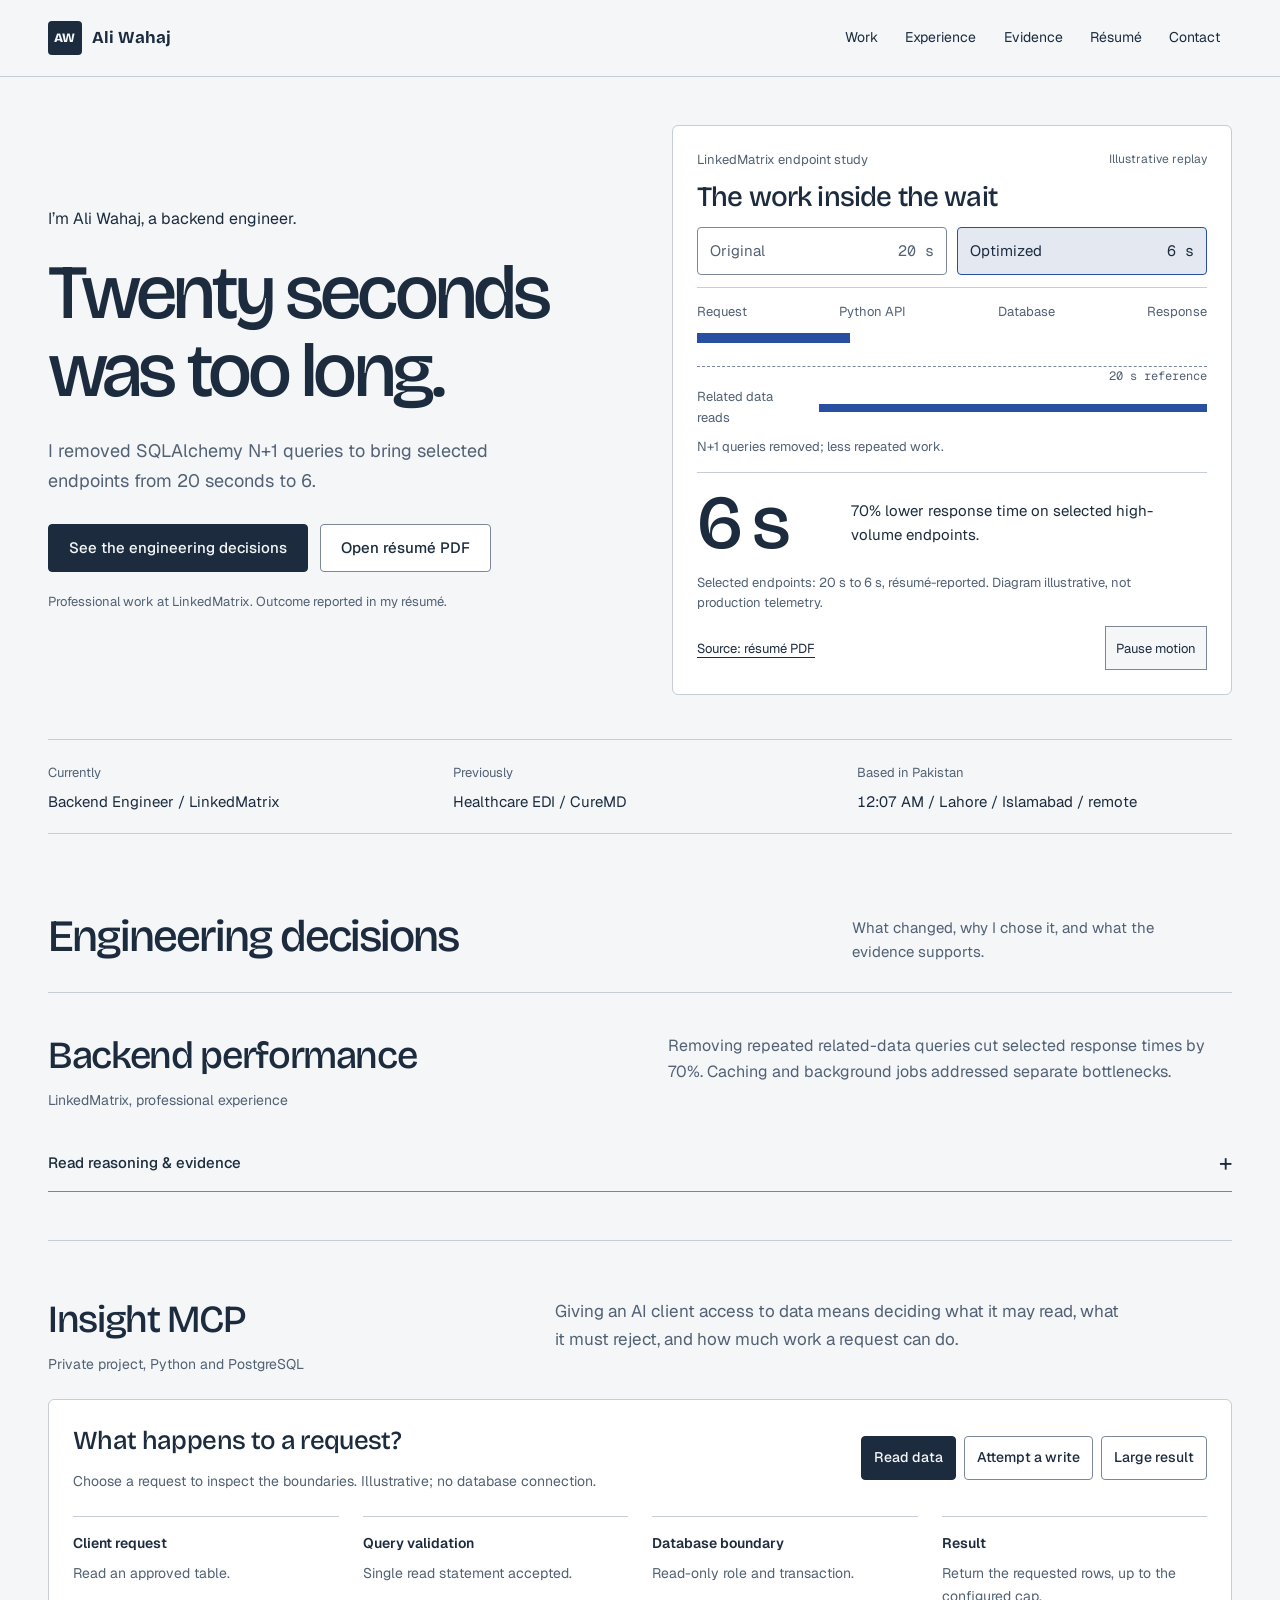
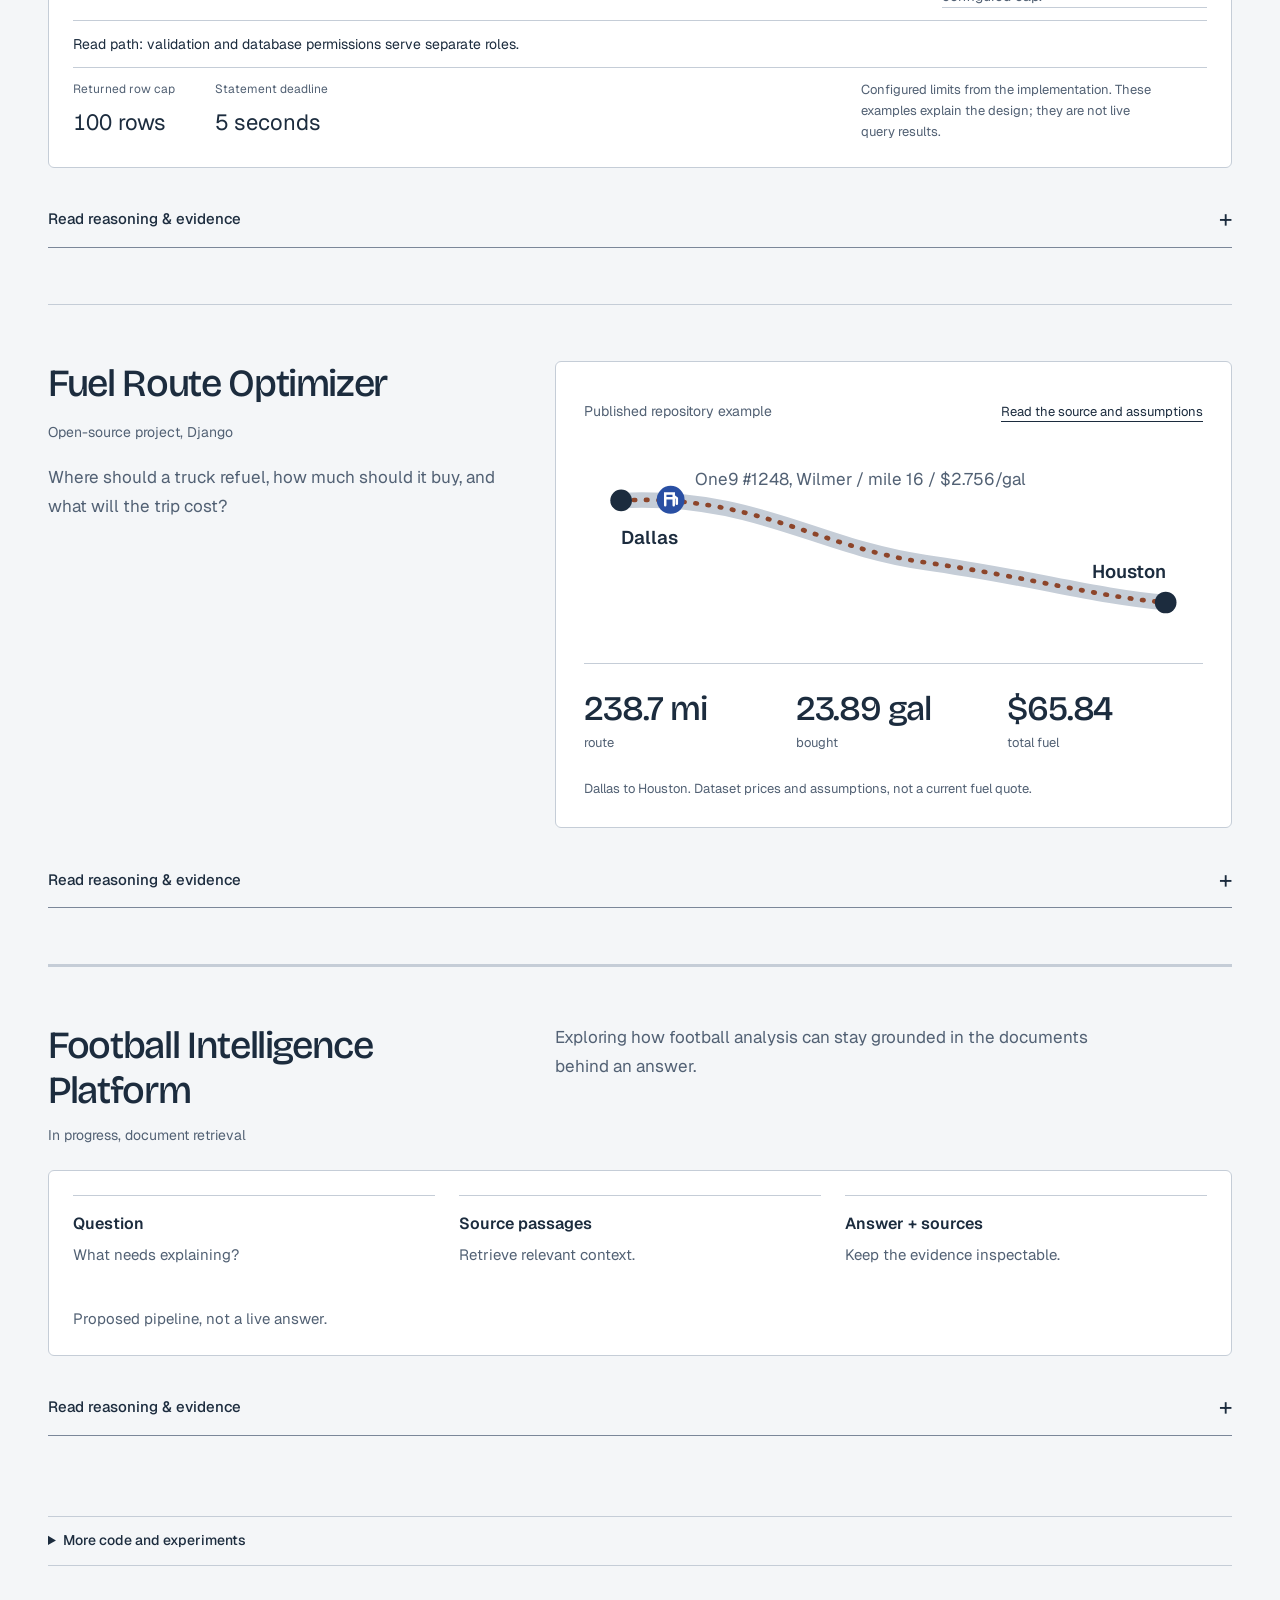
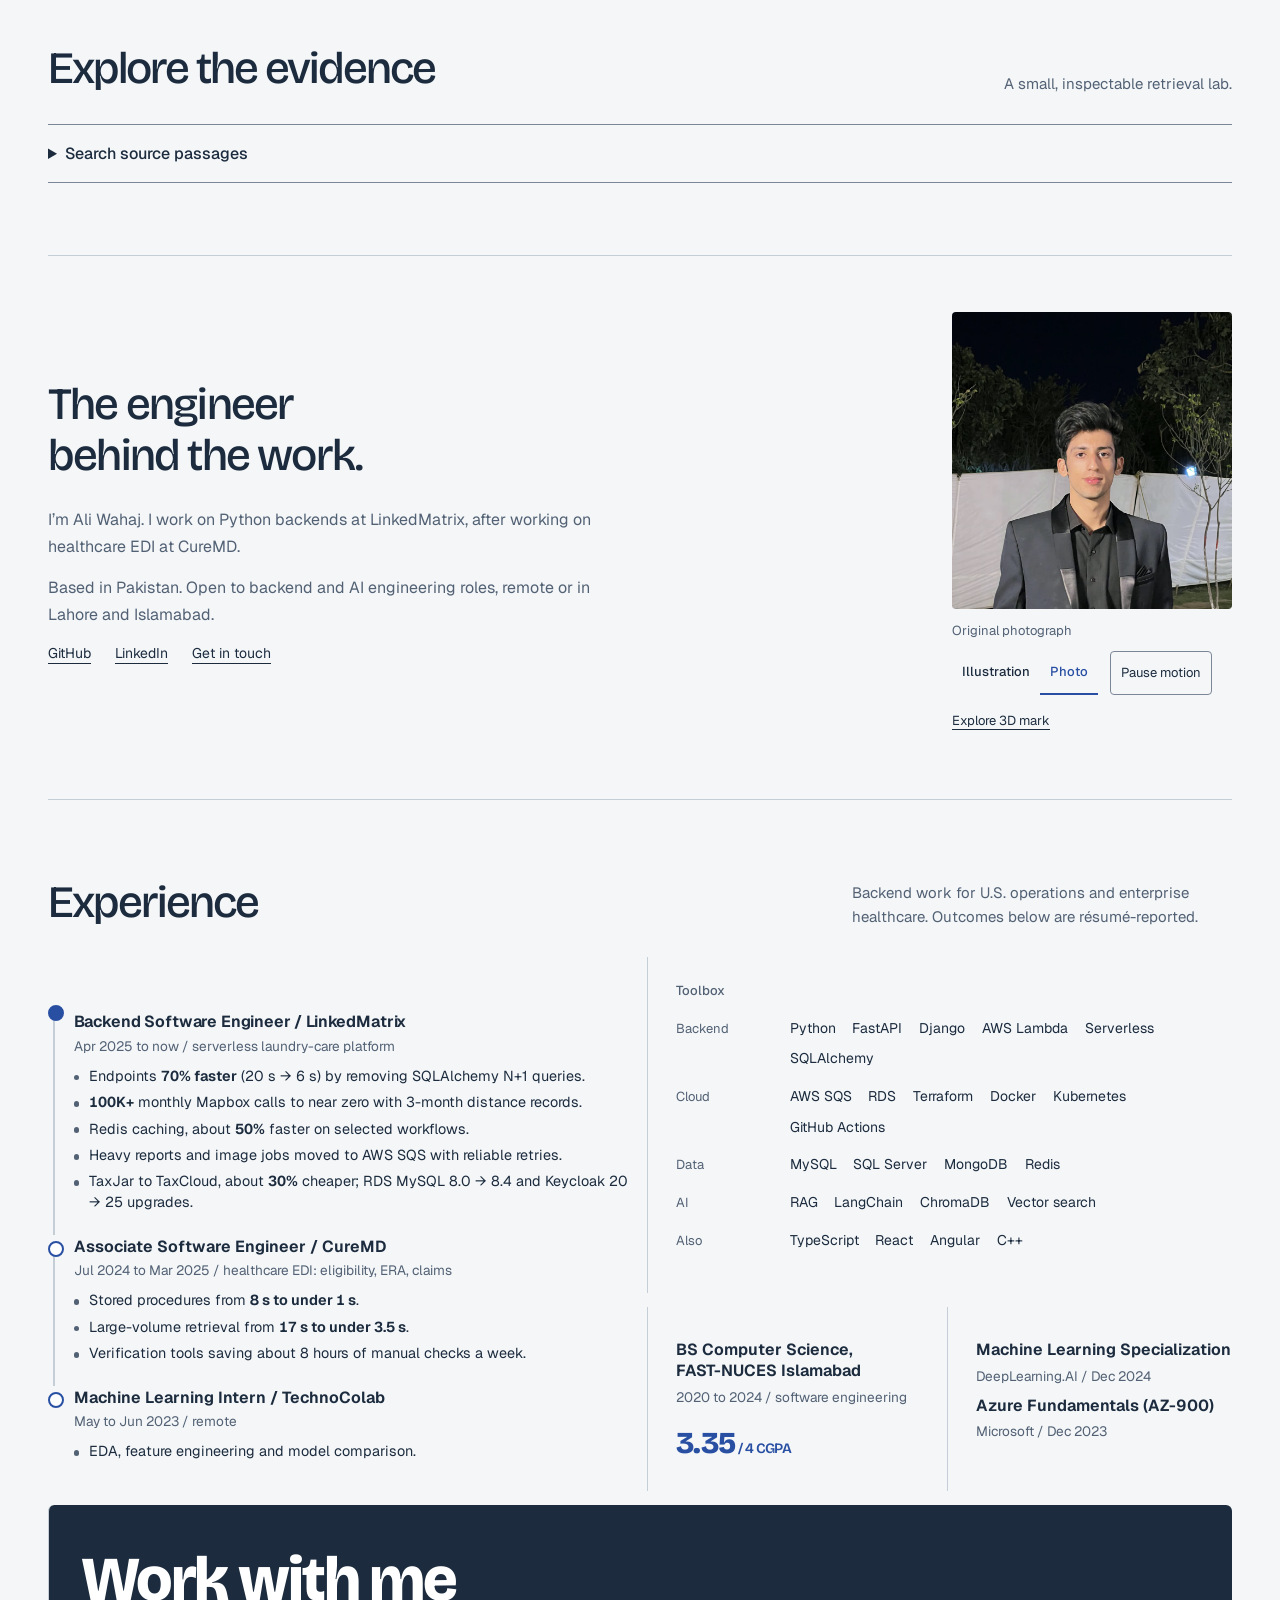
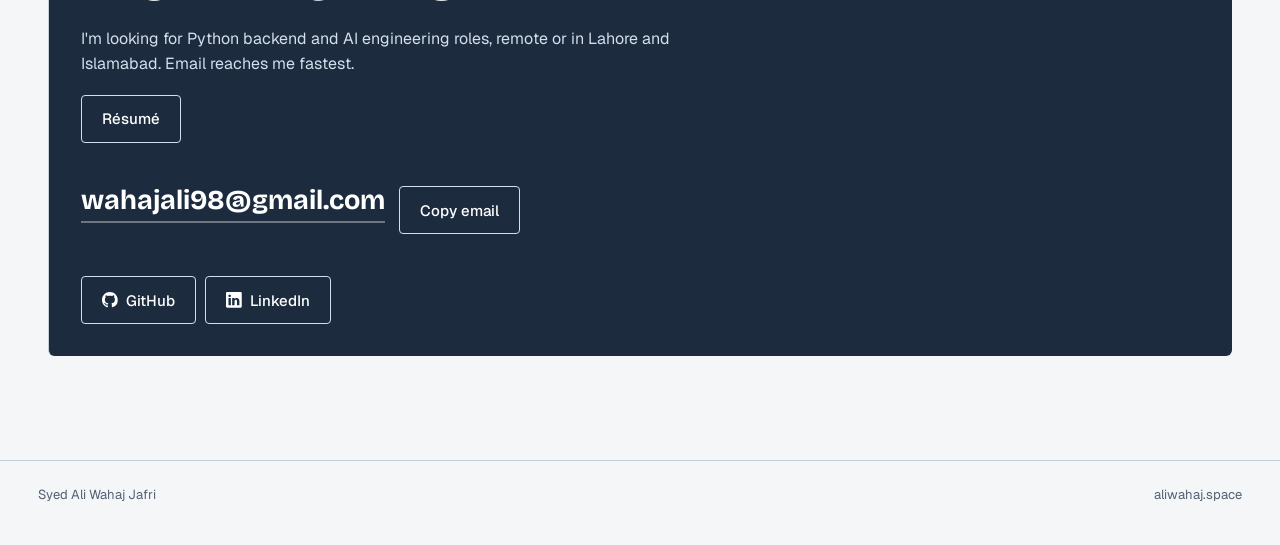
<file: index.html>
<!doctype html>
<html lang="en">
<head>
<meta charset="utf-8">
<meta name="viewport" content="width=device-width, initial-scale=1, viewport-fit=cover">
<title>Ali Wahaj | Backend Software Engineer</title>
<meta name="description" content="Ali Wahaj, backend software engineer in Pakistan. Python, AWS Lambda, SQLAlchemy, Redis and SQS, plus RAG and retrieval systems.">
<meta name="theme-color" content="#f4f6f8">
<meta name="author" content="Syed Ali Wahaj Jafri">
<link rel="canonical" href="https://aliwahaj.space/">
<link rel="icon" href="data:image/svg+xml,%3Csvg%20xmlns%3D%22http%3A%2F%2Fwww.w3.org%2F2000%2Fsvg%22%20viewBox%3D%220%200%2032%2032%22%3E%3Crect%20width%3D%2232%22%20height%3D%2232%22%20rx%3D%2211%22%20fill%3D%22%23351e32%22%2F%3E%3Ctext%20x%3D%2216%22%20y%3D%2221%22%20text-anchor%3D%22middle%22%20font-family%3D%22Arial%2Csans-serif%22%20font-weight%3D%22700%22%20font-size%3D%2212%22%20fill%3D%22%23eeeaf0%22%3EAW%3C%2Ftext%3E%3C%2Fsvg%3E">


<meta property="og:type" content="website">
<meta property="og:url" content="https://aliwahaj.space/">
<meta property="og:title" content="Ali Wahaj, Backend Software Engineer">
<meta property="og:description" content="Ali Wahaj, backend software engineer in Pakistan. Python, AWS Lambda, SQLAlchemy, Redis and SQS, plus RAG and retrieval systems.">
<meta name="twitter:card" content="summary">
<script type="application/ld+json">{"@context":"https://schema.org","@type":"Person","name":"Syed Ali Wahaj Jafri","alternateName":"Ali Wahaj","jobTitle":"Backend Software Engineer","worksFor":{"@type":"Organization","name":"LinkedMatrix"},"alumniOf":"FAST-NUCES","url":"https://aliwahaj.space/","sameAs":["https://github.com/WahajAli14","https://www.linkedin.com/in/syed-wahaj"]}</script>
<link rel="preconnect" href="https://fonts.googleapis.com">
<link rel="preconnect" href="https://fonts.gstatic.com" crossorigin>
<link rel="stylesheet" href="https://fonts.googleapis.com/css2?family=Bricolage+Grotesque:opsz,wght@12..96,400..800&family=Geist:wght@400..700&family=Geist+Mono:wght@400;500&display=swap">
<style>
/* Layout: bento grid. 4 columns on desktop, 2 on tablet and phone; big tiles span 2, small tiles pair up.
Palette: soft cool-grey ground, white tiles, five colour families used one per tile role. */
:root {
--bg: #ECEEF2;
--tile: #FFFFFF;
--ink: #101318;
--muted: #565E6C;
--line: #DDE1E8;
--blue-bg: #DDE7FF;  --blue: #1D4ED8;
--mint-bg: #D3F1E1;  --mint: #08724A;
--coral-bg: #FFE1D3; --coral: #B03A0E;
--lilac-bg: #E9E1FF; --lilac: #5B34C9;
--sun-bg: #FFF0B3;   --sun: #6E4D00;
--inv-bg: #101318;   --inv-ink: #F3F4F7; --inv-muted: #A9B0BC;
--shadow: rgba(16,19,24,0.06);
--display: "Bricolage Grotesque", "Avenir Next", "Segoe UI", system-ui, sans-serif;
--body: "Geist", "Helvetica Neue", Arial, system-ui, sans-serif;
--mono: "Geist Mono", ui-monospace, "SFMono-Regular", Menlo, Consolas, monospace;
--radius: 26px;
--gap: 14px;
--wrap: 72rem;
}
* { box-sizing: border-box; }
html { scroll-behavior: smooth; background: var(--bg); }
@media (prefers-reduced-motion: reduce) { html { scroll-behavior: auto; } }
body {
margin: 0; background: var(--bg); color: var(--ink);
font-family: var(--body); font-size: 1rem; line-height: 1.55;
-webkit-font-smoothing: antialiased;
}
body::before { content: ""; position: fixed; inset: 0 0 auto; height: env(safe-area-inset-top, 0px); z-index: 30; background: var(--bg); }
.wrap {
max-width: var(--wrap); margin: 0 auto;
padding-left: max(20px, env(safe-area-inset-left, 0px));
padding-right: max(20px, env(safe-area-inset-right, 0px));
}
@media (max-width: 600px) {
.wrap { padding-left: max(16px, env(safe-area-inset-left, 0px)); padding-right: max(16px, env(safe-area-inset-right, 0px)); }
}
a { color: inherit; }
:focus-visible { outline: 2.5px solid var(--blue); outline-offset: 3px; border-radius: 8px; }
h1, h2, h3, h4 { margin: 0; font-family: var(--display); line-height: 1.05; text-wrap: balance; }
p { margin: 0; }
ul, ol { margin: 0; padding: 0; list-style: none; }
/* Top bar */
.top { position: sticky; top: env(safe-area-inset-top, 0px); z-index: 20; background: color-mix(in srgb, var(--bg) 85%, transparent); backdrop-filter: blur(14px); -webkit-backdrop-filter: blur(14px); }
.top .wrap { display: flex; align-items: center; justify-content: space-between; gap: 1rem; padding-block: 0.85rem; }
.mark { display: inline-flex; align-items: center; gap: 0.6rem; text-decoration: none; font-family: var(--display); font-weight: 700; font-size: 1.05rem; white-space: nowrap; }
.mark b { width: 2rem; height: 2rem; border-radius: 10px; background: var(--inv-bg); color: var(--inv-ink); display: grid; place-items: center; font-size: 0.8rem; font-weight: 800; letter-spacing: 0.02em; }
.top-right { display: flex; align-items: center; gap: 0.35rem; }
.top nav { display: flex; gap: 0.2rem; }
.top nav a { text-decoration: none; color: var(--muted); font-size: 0.9375rem; padding: 0.45rem 0.75rem; border-radius: 999px; }
.top nav a:hover { color: var(--ink); background: var(--tile); }
@media (max-width: 560px) { .top nav .opt { display: none; } }
@media (max-width: 380px) { .top nav a { padding-inline: 0.5rem; } .mark span { display: none; } }
@media (max-width: 400px) { .now { grid-column: span 2; } }
/* Grid */
main { padding-block: 0.75rem 3rem; }
.bento { display: grid; grid-template-columns: repeat(4, minmax(0, 1fr)); grid-auto-flow: row dense; gap: var(--gap); }
.bento + .sec { margin-top: 3.25rem; }
.sec { display: flex; align-items: baseline; justify-content: space-between; gap: 1rem; margin-bottom: 1rem; padding-inline: 0.35rem; }
.sec h2 { font-size: clamp(1.6rem, 3vw, 2.1rem); font-weight: 700; letter-spacing: -0.02em; }
.sec p { color: var(--muted); font-size: 0.9375rem; }
.c2 { grid-column: span 2; }
.c3 { grid-column: span 3; }
.c4 { grid-column: span 4; }
.r2 { grid-row: span 2; }
@media (max-width: 1000px) {
.bento { grid-template-columns: repeat(2, minmax(0, 1fr)); }
.c3, .c4 { grid-column: span 2; }
}
@media (max-width: 600px) {
.bento { gap: 10px; }
.m2 { grid-column: span 2; }
.r2 { grid-row: auto; }
.sec { flex-direction: column; gap: 0.25rem; }
}
.tile {
position: relative; min-width: 0; border-radius: var(--radius); background: var(--tile);
padding: clamp(1.15rem, 2.2vw, 1.6rem); box-shadow: 0 1px 2px var(--shadow);
display: flex; flex-direction: column; overflow: hidden;
}
a.tile { text-decoration: none; transition: transform .2s ease, box-shadow .2s ease; }
a.tile:hover { transform: translateY(-3px); box-shadow: 0 14px 30px -14px var(--shadow), 0 1px 2px var(--shadow); }
@media (prefers-reduced-motion: reduce) { a.tile:hover { transform: none; } }
.t-blue { background: var(--blue-bg); } .t-blue .k { color: var(--blue); }
.t-mint { background: var(--mint-bg); } .t-mint .k { color: var(--mint); }
.t-coral { background: var(--coral-bg); } .t-coral .k { color: var(--coral); }
.t-lilac { background: var(--lilac-bg); } .t-lilac .k { color: var(--lilac); }
.t-sun { background: var(--sun-bg); } .t-sun .k { color: var(--sun); }
.t-inv { background: var(--inv-bg); color: var(--inv-ink); }
.label { font-size: 0.8125rem; color: var(--muted); font-weight: 500; }
.t-inv .label { color: var(--inv-muted); }
.push { margin-top: auto; }
/* Intro */
.intro { padding: clamp(1.4rem, 3vw, 2.25rem); }
.pill { display: inline-flex; align-items: center; gap: 0.5rem; align-self: flex-start; font-size: 0.8125rem; font-weight: 500; padding: 0.35rem 0.75rem 0.35rem 0.6rem; border-radius: 999px; background: var(--mint-bg); color: var(--mint); }
.pill i { width: 0.5rem; height: 0.5rem; border-radius: 50%; background: currentColor; }
.intro h1 { margin-top: 1.4rem; font-size: clamp(2.9rem, 7.4vw, 5.4rem); font-weight: 800; letter-spacing: -0.035em; line-height: 0.92; }
.intro .role { margin-top: 1rem; font-size: clamp(1.1rem, 1.9vw, 1.35rem); line-height: 1.4; max-width: 30ch; }
.intro .lede { margin-top: 0.85rem; color: var(--muted); max-width: 52ch; font-size: 0.975rem; }
.cta { margin-top: 1.5rem; display: flex; flex-wrap: wrap; gap: 0.6rem; }
.btn { display: inline-flex; align-items: center; gap: 0.5rem; padding: 0.7rem 1.1rem; border-radius: 999px; border: 1px solid var(--line); background: var(--tile); color: var(--ink); text-decoration: none; font: 600 0.9375rem/1 var(--body); cursor: pointer; transition: background .15s, border-color .15s; }
.btn:hover { border-color: var(--ink); }
.btn.solid { background: var(--ink); color: var(--bg); border-color: var(--ink); }
.btn.solid:hover { background: color-mix(in srgb, var(--ink) 85%, var(--bg)); }
.btn svg { width: 1.05em; height: 1.05em; fill: currentColor; flex: none; }
.t-inv .btn { background: transparent; color: var(--inv-ink); border-color: color-mix(in srgb, var(--inv-ink) 30%, transparent); }
.t-inv .btn:hover { border-color: var(--inv-ink); }
/* Stats */
.stat .big { font-family: var(--display); font-weight: 800; font-size: clamp(2.3rem, 4.4vw, 3.3rem); letter-spacing: -0.03em; line-height: 1; font-variant-numeric: tabular-nums; }
.stat p { margin-top: 0.6rem; font-size: 0.9375rem; line-height: 1.4; }
.stat small { display: block; margin-top: 0.3rem; color: var(--muted); font-size: 0.8125rem; }
.stat .label { margin-bottom: 0.9rem; }
.duo { justify-content: space-between; gap: 1.4rem; }
.duo > div + div { padding-top: 1.4rem; border-top: 1px solid color-mix(in srgb, var(--sun) 25%, transparent); }
@media (max-width: 600px) and (min-width: 401px) { .duo { flex-direction: row; } .duo > div { flex: 1; min-width: 0; } .duo > div + div { padding-top: 0; border-top: 0; padding-left: 1.2rem; border-left: 1px solid color-mix(in srgb, var(--sun) 25%, transparent); } }
/* Now / location */
.now h3 { margin-top: 0.7rem; font-size: 1.25rem; font-weight: 700; letter-spacing: -0.01em; }
.now p { margin-top: 0.35rem; color: var(--muted); font-size: 0.9rem; }
.clock { font-family: var(--display); font-weight: 700; font-size: clamp(1.9rem, 3.4vw, 2.5rem); letter-spacing: -0.02em; font-variant-numeric: tabular-nums; margin-top: 0.4rem; }
/* Project tiles */
.proj h3 { font-size: clamp(1.6rem, 2.8vw, 2.15rem); font-weight: 800; letter-spacing: -0.025em; margin-top: 0.55rem; }
.proj .sum { margin-top: 0.6rem; max-width: 46ch; }
.tags { display: flex; flex-wrap: wrap; gap: 0.35rem; margin-top: 1rem; }
.tags span { font-size: 0.78rem; padding: 0.22rem 0.6rem; border-radius: 999px; background: color-mix(in srgb, var(--ink) 7%, transparent); }
.t-inv .tags span { background: color-mix(in srgb, var(--inv-ink) 12%, transparent); }
.repo-link { display: inline-flex; align-items: center; gap: 0.45rem; margin-top: 1.1rem; font-weight: 600; font-size: 0.9375rem; text-decoration: none; }
.repo-link:hover { text-decoration: underline; text-underline-offset: 3px; }
.repo-link svg { width: 1.05em; height: 1.05em; fill: currentColor; }
.route { margin-top: 1.2rem; border-radius: 18px; background: var(--tile); padding: 0.9rem 1rem 1rem; }
.route svg { display: block; width: 100%; height: auto; }
.route .facts { display: grid; grid-template-columns: repeat(3, minmax(0, 1fr)); gap: 0.5rem; margin-top: 0.75rem; }
.route .facts div { min-width: 0; }
.route .facts b { display: block; font-family: var(--display); font-size: 1.2rem; font-weight: 700; font-variant-numeric: tabular-nums; }
.route .facts span { font-size: 0.78rem; color: var(--muted); }
.speed { margin-top: 0.9rem; display: grid; gap: 0.45rem; }
.speed div { display: grid; grid-template-columns: 6.6rem minmax(0, 1fr) 4.6rem; align-items: center; gap: 0.6rem; font-size: 0.8125rem; }
.speed em { display: block; height: 0.5rem; border-radius: 999px; font-style: normal; }
.speed .cold em { background: var(--coral); }
.speed .warm em { background: var(--mint); width: 3px; }
.speed .n { text-align: right; font-variant-numeric: tabular-nums; color: var(--muted); }
.speed .warm .n { color: var(--mint); font-weight: 600; }
.flow { margin-top: 1.1rem; display: flex; flex-wrap: wrap; align-items: center; gap: 0.4rem; }
.flow li { font-size: 0.85rem; font-weight: 500; padding: 0.4rem 0.75rem; border-radius: 12px; background: var(--tile); }
.flow li.arrow { background: none; padding: 0; color: var(--lilac); font-weight: 700; }
.roadmap { margin-top: 1rem; font-size: 0.875rem; color: var(--muted); }
.roadmap b { color: var(--lilac); font-weight: 600; }
.mini h3 { font-family: var(--body); font-size: 1.02rem; font-weight: 650; line-height: 1.3; margin-top: 0.5rem; }
.mini p { margin-top: 0.4rem; color: var(--muted); font-size: 0.875rem; line-height: 1.45; }
.mini .arrow-up { position: absolute; top: 1.15rem; right: 1.2rem; width: 1rem; height: 1rem; stroke: var(--muted); fill: none; stroke-width: 2; }
a.mini:hover .arrow-up { stroke: var(--ink); }
/* Simulation tile */
.sim-tile { padding: 0; }
.sim-head { display: flex; flex-wrap: wrap; align-items: center; justify-content: space-between; gap: 0.6rem 1rem; padding: 1.2rem 1.4rem 0.4rem; }
.sim-head h3 { font-size: 1.25rem; font-weight: 700; letter-spacing: -0.01em; }
.sim-head p { color: var(--muted); font-size: 0.85rem; margin-top: 0.15rem; }
.switch { display: inline-flex; align-items: center; gap: 0.55rem; font: 500 0.875rem/1 var(--body); color: var(--muted); background: none; border: 0; padding: 0.3rem; cursor: pointer; }
.switch .track { width: 2.6rem; height: 1.5rem; border-radius: 999px; background: var(--line); position: relative; transition: background .25s; flex: none; }
.switch .track::after { content: ""; position: absolute; top: 0.2rem; left: 0.2rem; width: 1.1rem; height: 1.1rem; border-radius: 50%; background: var(--tile); box-shadow: 0 1px 3px var(--shadow); transition: transform .25s; }
.switch[aria-checked="true"] .track { background: var(--mint); }
.switch[aria-checked="true"] .track::after { transform: translateX(1.1rem); }
.switch b { color: var(--ink); font-weight: 600; min-width: 1.6em; text-align: left; }
.stage { position: relative; flex: 1 1 auto; min-height: 260px; margin-inline: 0.6rem; }
@media (max-width: 600px) { .stage { height: 360px; } }
#sim { position: absolute; inset: 0; width: 100%; height: 100%; display: block; }
.readout { display: grid; grid-template-columns: repeat(3, minmax(0, 1fr)); gap: 0.5rem; padding: 0.4rem 1.4rem 1.3rem; }
.readout div { min-width: 0; }
.readout dt { font-size: 0.78rem; color: var(--muted); }
.readout dd { margin: 0.1rem 0 0; font-family: var(--display); font-size: 1.45rem; font-weight: 700; font-variant-numeric: tabular-nums; transition: color .3s; }
.readout dd.good { color: var(--mint); }
.readout dd.bad { color: var(--coral); }
.legend { display: flex; flex-wrap: wrap; gap: 0.35rem 1rem; padding: 0 1.4rem 1.2rem; font-size: 0.78rem; color: var(--muted); }
.legend span { display: inline-flex; align-items: center; gap: 0.4rem; }
.legend i { width: 0.5rem; height: 0.5rem; border-radius: 50%; }
/* Experience */
.jobs { margin-top: 1.1rem; display: grid; gap: 1.35rem; }
.job { display: grid; grid-template-columns: 0.75rem minmax(0, 1fr); gap: 0.85rem; position: relative; }
.job::before { content: ""; width: 0.75rem; height: 0.75rem; margin-top: 0.4rem; border-radius: 50%; border: 2px solid var(--blue); background: var(--tile); position: relative; z-index: 1; }
.job.now::before { background: var(--blue); }
.job:not(:last-child)::after { content: ""; position: absolute; left: calc(0.375rem - 1px); top: 1.3rem; bottom: -1.35rem; width: 2px; background: var(--line); }
.job h3 { font-family: var(--body); font-size: 1.05rem; font-weight: 650; }
.job .meta { font-size: 0.85rem; color: var(--muted); margin-top: 0.1rem; }
.job ul { margin-top: 0.55rem; display: grid; gap: 0.35rem; }
.job li { font-size: 0.9rem; line-height: 1.45; padding-left: 0.95rem; position: relative; }
.job li::before { content: ""; position: absolute; left: 0; top: 0.62em; width: 0.35rem; height: 0.35rem; border-radius: 50%; background: var(--muted); }
.n { font-variant-numeric: tabular-nums; white-space: nowrap; }
.hl { font-weight: 650; color: var(--blue); font-variant-numeric: tabular-nums; }
/* Stack */
.stack { margin-top: 0.9rem; display: grid; gap: 0.75rem; }
.stack div { display: grid; grid-template-columns: 6.5rem minmax(0, 1fr); gap: 0.6rem; align-items: baseline; }
.stack dt { font-size: 0.8125rem; color: var(--muted); }
.stack dd { margin: 0; display: flex; flex-wrap: wrap; gap: 0.3rem; }
.stack dd span { font-size: 0.8125rem; padding: 0.2rem 0.55rem; border-radius: 8px; background: color-mix(in srgb, var(--ink) 6%, transparent); }
@media (max-width: 420px) { .stack div { grid-template-columns: 1fr; gap: 0.3rem; } }
.cred h3 { font-family: var(--body); font-size: 1rem; font-weight: 650; line-height: 1.3; margin-top: 0.55rem; }
.cred p { color: var(--muted); font-size: 0.85rem; margin-top: 0.3rem; }
.cred .k { font-family: var(--display); font-weight: 800; font-size: 1.9rem; letter-spacing: -0.02em; margin-top: auto; padding-top: 0.8rem; }
/* Contact */
.contact { padding: clamp(1.6rem, 4vw, 2.75rem); }
.contact h2 { font-size: clamp(2.1rem, 5.4vw, 3.9rem); font-weight: 800; letter-spacing: -0.035em; max-width: 16ch; }
.contact p.sub { margin-top: 0.9rem; color: var(--inv-muted); max-width: 54ch; }
.mail { margin-top: 1.6rem; display: flex; flex-wrap: wrap; align-items: center; gap: 0.6rem 0.9rem; }
.mail a.addr { font-family: var(--display); font-size: clamp(1.2rem, 2.8vw, 1.7rem); font-weight: 700; text-decoration: none; border-bottom: 2px solid color-mix(in srgb, var(--inv-ink) 35%, transparent); word-break: break-all; }
.mail a.addr:hover { border-color: var(--inv-ink); }
.copied { font-size: 0.875rem; color: var(--inv-muted); min-height: 1.3em; }
footer { padding-block: 0.5rem 2.5rem; color: var(--muted); font-size: 0.8125rem; }
footer .wrap { display: flex; flex-wrap: wrap; justify-content: space-between; gap: 0.5rem 1.5rem; padding-inline: max(1.4rem, env(safe-area-inset-left, 0px)) max(1.4rem, env(safe-area-inset-right, 0px)); }
</style>
<link rel="stylesheet" href="living.css?v=insight-and-actions-5">
<link rel="stylesheet" href="case-studies.css?v=insight-and-actions-5">
<link rel="stylesheet" href="identity.css?v=insight-and-actions-5">
<link rel="stylesheet" href="notebook.css?v=case-led-5">
</head>
<body>
<a class="skip" href="#top">Skip to content</a>
<svg width="0" height="0" style="position:absolute" aria-hidden="true"><defs><path id="i-gh" d="M8 0C3.58 0 0 3.58 0 8c0 3.54 2.29 6.53 5.47 7.59.4.07.55-.17.55-.38 0-.19-.01-.82-.01-1.49-2.01.37-2.53-.49-2.69-.94-.09-.23-.48-.94-.82-1.13-.28-.15-.68-.52-.01-.53.63-.01 1.08.58 1.23.82.72 1.21 1.87.87 2.33.66.07-.52.28-.87.51-1.07-1.78-.2-3.64-.89-3.64-3.95 0-.87.31-1.59.82-2.15-.08-.2-.36-1.02.08-2.12 0 0 .67-.21 2.2.82.64-.18 1.32-.27 2-.27.68 0 1.36.09 2 .27 1.53-1.04 2.2-.82 2.2-.82.44 1.1.16 1.92.08 2.12.51.56.82 1.27.82 2.15 0 3.07-1.87 3.75-3.65 3.95.29.25.54.73.54 1.48 0 1.07-.01 1.93-.01 2.2 0 .21.15.46.55.38A8.013 8.013 0 0016 8c0-4.42-3.58-8-8-8z"/><path id="i-li" d="M0 1.15C0 .52.52 0 1.17 0h13.66C15.48 0 16 .52 16 1.15v13.7c0 .63-.52 1.15-1.17 1.15H1.17C.52 16 0 15.48 0 14.85V1.15zM4.94 13.4V6.17h-2.4v7.23h2.4zM3.74 5.18c.84 0 1.36-.55 1.36-1.25-.02-.71-.52-1.25-1.34-1.25-.82 0-1.36.54-1.36 1.25 0 .7.52 1.25 1.33 1.25h.01zM6.27 13.4h2.4V9.36c0-.21.02-.43.08-.58.17-.43.57-.88 1.23-.88.87 0 1.22.66 1.22 1.64v3.86h2.4V9.25c0-2.22-1.18-3.25-2.76-3.25-1.29 0-1.86.71-2.17 1.21v.03h-.02l.02-.03V6.17h-2.4c.03.68 0 7.23 0 7.23z"/></defs></svg>
<header class="top">
<div class="wrap">
<a class="mark" href="#top" aria-label="AW Ali Wahaj, home"><b aria-hidden="true">AW</b> <span>Ali Wahaj</span></a>
<div class="top-right">
<nav aria-label="Sections">
<a href="#work">Work</a>
<a href="#experience" class="opt">Experience</a><a href="#explorer">Evidence</a><a href="Ali-Wahaj-Resume.pdf">Résumé </a>
<a href="#contact">Contact</a>
</nav>
</div>
</div>
</header>
<main id="top" tabindex="-1">
<div class="wrap">

<!-- ===== Hero bento ===== -->
<section class="hero case-led-hero" aria-labelledby="hero-title">
<div class="intro">
<p class="hero-person">I’m Ali Wahaj, a backend engineer.</p>
<h1 id="hero-title">Twenty seconds<br>was too long.</h1>
<p class="hero-explanation">I removed SQLAlchemy N+1 queries to bring selected endpoints from 20 seconds to 6.</p>
<div class="cta"><a class="btn solid" href="#case-backend">See the engineering decisions</a><a class="btn" href="Ali-Wahaj-Resume.pdf">Open résumé PDF</a></div>
<p class="hero-scope">Professional work at LinkedMatrix. Outcome reported in my résumé.</p>
</div><div class="neural request-journey" role="group" data-trace="after" aria-labelledby="journey-title">
<div class="trace-heading"><span>LinkedMatrix endpoint study</span><span class="trace-kind">Illustrative replay</span></div>
<h2 id="journey-title">The work inside the wait</h2>
<div class="trace-choices" role="group" aria-label="Compare endpoint versions">
<button type="button" data-trace-mode="before" aria-pressed="false">Original <span>20 s</span></button>
<button type="button" data-trace-mode="after" aria-pressed="true">Optimized <span>6 s</span></button>
</div>
<div class="trace-diagram" role="img" aria-label="Conceptual request path: a Python endpoint reads related data through SQLAlchemy, then returns a response. The optimized version avoids N+1 queries.">
<div class="trace-stations"><span>Request</span><span>Python API</span><span>Database</span><span>Response</span></div>
<div class="trace-track"><div class="trace-budget"><div class="trace-progress"></div></div><span class="trace-scale">20 s reference</span></div>
<div class="query-study"><div class="query-label">Related data reads</div><div class="query-original" aria-hidden="true"><i></i><i></i><i></i><i></i><i></i></div><div class="query-optimized" aria-hidden="true"><i></i></div><p class="query-caption" id="trace-caption">N+1 queries removed; less repeated work.</p></div>
</div>
<div class="trace-outcome" role="status" aria-live="polite"><strong id="trace-time">6 s</strong><p id="trace-outcome">70% lower response time on selected high-volume endpoints.</p></div>
<p class="trace-source">Selected endpoints: 20 s to 6 s, résumé-reported. Diagram illustrative, not production telemetry.</p>
<div class="trace-footer"><a href="Ali-Wahaj-Resume.pdf">Source: résumé PDF</a><button type="button" id="motion" data-motion-control aria-pressed="false">Pause motion</button></div>
</div></section>
<aside class="career-strip" aria-label="Career at a glance"><div><span>Currently</span><p>Backend Engineer / LinkedMatrix</p></div><div><span>Previously</span><p>Healthcare EDI / CureMD</p></div><div><span>Based in Pakistan</span><p><time id="clock">PKT</time> / Lahore / Islamabad / remote</p></div></aside>
<!-- ===== Case studies ===== -->
<div class="sec" id="work"><h2 id="case-index" tabindex="-1">Engineering decisions</h2><p>What changed, why I chose it, and what the evidence supports.</p></div>

<section class="case-studies" aria-label="Engineering case studies">
<article id="case-backend" tabindex="-1" class="case-study" aria-labelledby="backend-title">
<header class="case-heading"><p class="case-context">LinkedMatrix, professional experience</p><h3 id="backend-title"><a href="#case-backend">Backend performance</a></h3><p class="case-summary">Removing repeated related-data queries cut selected response times by 70%. Caching and background jobs addressed separate bottlenecks.</p></header>
<details class="case-disclosure"><summary><span class="case-open-label">Read reasoning &amp; evidence</span><span class="case-close-label">Close reasoning</span><span class="case-toggle" aria-hidden="true">+</span></summary>
<div class="case-layout"><div class="case-story">
<dl class="case-outcomes"><div><dt>Response time</dt><dd>20 s → 6 s</dd></div><div><dt>Improvement</dt><dd>70%</dd></div></dl>
<section><h4>The problem</h4><p>Selected high-volume endpoints took 20 seconds to respond. Repeated related-data queries added avoidable work to the backend.</p></section>
<section><h4>My contribution</h4><p>I improved SQLAlchemy queries and removed N+1 issues. I also implemented Redis caching for frequently accessed data and moved heavy reports and image-change workflows to AWS SQS.</p></section>
<section><h4>Engineering rationale</h4><p>Removing N+1 queries reduces repeated related-data reads at their source. Caching can reduce repeated work further; queueing heavy jobs keeps that work outside the request path. These mechanisms solve different bottlenecks.</p></section><section><h4>A decision worth showing</h4><p>Reusable distance records reduced 100K+ monthly Mapbox calls to near zero. The records expired after three months to keep location data updated.</p></section>
<details><summary>Evidence and scope</summary><p>The 70% reduction applies to the selected endpoints described in my résumé. Redis improved selected workflows by approximately 50%; that is a separate result. The diagram is a conceptual explanation, not a production trace. Number validation and repeated-message prevention reduced proxy messaging costs by 50%; the TaxJar-to-TaxCloud migration reduced tax-processing costs by approximately 30%. These are separate résumé-reported outcomes. Employer source and production logs are not included.</p></details>
<div class="case-links"><a class="case-source" href="Ali-Wahaj-Resume.pdf">Source: original résumé PDF</a><a href="#case-index">Back to studies</a></div>
</div><div class="case-evidence"><div class="tile sim-tile c2 r2 m2" style="--i:6" role="group" aria-labelledby="sim-title">
<div class="sim-head">
<div>
<h4 id="sim-title">Mission Control</h4>
<p id="sim-note">Illustrative simulation, not production telemetry. Toggle the cache to explore database load.</p>
</div>
<button class="motion-control" type="button" data-motion-control aria-pressed="false">Pause motion</button>
<button class="switch" id="cache-toggle" type="button" role="switch" aria-checked="true"><span class="track" aria-hidden="true"></span>Redis cache <b id="cache-state">on</b></button>
</div>
<div class="stage"><canvas id="sim" role="img" aria-describedby="architecture-text" aria-label="Animated diagram: requests flow from clients through API Gateway to AWS Lambda, then to a Redis cache, a MySQL database, or an SQS queue handled by a background worker."></canvas></div>
<details class="architecture-description"><summary>Read the architecture</summary><p id="architecture-text">In this conceptual diagram, clients send requests through API Gateway to a Python Lambda service. Reads check Redis before MySQL. Heavy jobs enter SQS, then a worker writes to MySQL. Turning caching off routes all reads to the database. All response values are illustrative.</p></details><dl class="readout">
<div><dt>Average response</dt><dd id="r-avg" class="good">… ms</dd></div>
<div><dt>From cache</dt><dd id="r-hit" class="good">…</dd></div>
<div><dt>DB queries in flight</dt><dd id="r-db">…</dd></div>
</dl>
<div class="legend"><span><i style="background:var(--mint)"></i>Cache hit</span><span><i style="background:var(--coral)"></i>Database read</span><span><i style="background:var(--lilac)"></i>Queued to SQS</span></div>
</div>
<p class="evidence-caption">Explore the architecture: turn Redis off to see the illustrative database load change.</p></div></div>

</details>
</article>
<article id="case-insight" tabindex="-1" class="case-study case-insight illustrated-study" aria-labelledby="insight-title">
<header class="case-heading"><p class="case-context">Private project, Python and PostgreSQL</p><h3 id="insight-title"><a href="#case-insight">Insight MCP</a></h3><p class="case-summary">Giving an AI client access to data means deciding what it may read, what it must reject, and how much work a request can do.</p></header><div class="study-artifact"><div class="policy-demo" role="group" data-policy="read" aria-labelledby="policy-title"><h4 id="policy-title">What happens to a request?</h4><p class="policy-intro">Choose a request to inspect the boundaries. Illustrative; no database connection.</p><div class="policy-choices" role="group" aria-label="Example request"><button type="button" data-policy-choice="read" aria-pressed="true">Read data</button><button type="button" data-policy-choice="write" aria-pressed="false">Attempt a write</button><button type="button" data-policy-choice="large" aria-pressed="false">Large result</button></div><ol class="policy-path"><li><span>Client request</span><p id="policy-request">Read an approved table.</p></li><li><span>Query validation</span><p id="policy-validation">Single read statement accepted.</p></li><li><span>Database boundary</span><p id="policy-database">Read-only role and transaction.</p></li><li><span>Result</span><p id="policy-result">Return the requested rows, up to the configured cap.</p></li></ol><p id="policy-status" class="policy-status" role="status">Read path: validation and database permissions serve separate roles.</p><dl class="policy-limits"><div><dt>Returned row cap</dt><dd>100 rows</dd></div><div><dt>Statement deadline</dt><dd>5 seconds</dd></div></dl><p class="evidence-caption">Configured limits from the implementation. These examples explain the design; they are not live query results.</p></div></div>
<details class="case-disclosure"><summary><span class="case-open-label">Read reasoning &amp; evidence</span><span class="case-close-label">Close reasoning</span><span class="case-toggle" aria-hidden="true">+</span></summary>
<div class="case-layout"><div class="case-story">
<section><h4>The problem</h4><p>A model’s instructions are not a database permission boundary. A useful data tool needs checks that still apply when a client submits an unexpected query.</p></section>
<section><h4>What I built</h4><p>A Python MCP project with SQL discovery and read-only query tools, plus a separate dataset-profiling server. The SQL path combines parsed-query validation with a least-privilege PostgreSQL role and read-only transactions.</p></section>
<section><h4>Why two layers</h4><p>The query policy inspects the SQL structure, including nested statements, before execution. Database permissions provide another boundary. Neither layer should depend on a model following a prompt.</p></section>
<section><h4>Bound the response and the work</h4><p>The implementation returns at most 100 rows and applies a 5-second statement deadline. The row cap limits the response size; the deadline limits how long the database statement may run. They address different costs.</p></section>
<section><h4>What I verified</h4><p>The existing SQL-policy suite passed 22 tests locally on 5 November 2026, covering accepted reads, writes, stacked statements, nested writable queries and disallowed table references.</p></section>
<details><summary>Evidence and limits</summary><p>The implementation and tests were reviewed from the private repository. The 22 passing checks cover query validation. PostgreSQL integration, timeout enforcement and the database permission boundary were not executed in this portfolio review. This is not a production deployment, a customer outcome or a complete security assessment. Source code remains private.</p></details>
<div class="case-links"><a href="#contact">Discuss Insight MCP</a><a href="#case-index">Back to studies</a></div>
</div></div>
</details></article>

<article id="case-routing" tabindex="-1" class="case-study case-routing illustrated-study" aria-labelledby="routing-title">
<header class="case-heading"><p class="case-context">Open-source project, Django</p><h3 id="routing-title"><a href="#case-routing">Fuel Route Optimizer</a></h3><p class="case-summary">Where should a truck refuel, how much should it buy, and what will the trip cost?</p></header><div class="study-artifact"><div class="route-artifact"><div class="artifact-heading"><p class="artifact-caption">Published repository example</p><a class="case-source" aria-label="Read the source and assumptions for Fuel Route Optimizer" href="https://github.com/WahajAli14/fuel-route-optimizer" target="_blank" rel="noopener">Read the source and assumptions</a></div><div class="route" role="group" aria-label="Repository example: Dallas to Houston">
<svg viewBox="0 0 400 120" aria-hidden="true">
<path d="M24 30 C 110 26, 150 60, 220 70 S 330 92, 376 96" fill="none" stroke="var(--line)" stroke-width="10" stroke-linecap="round"/>
<path d="M24 30 C 110 26, 150 60, 220 70 S 330 92, 376 96" fill="none" stroke="var(--coral)" stroke-width="3" stroke-linecap="round" stroke-dasharray="1 7"/>
<circle cx="24" cy="30" r="7" fill="var(--ink)"/>
<circle cx="376" cy="96" r="7" fill="var(--ink)"/>
<circle cx="56" cy="29.6" r="9" fill="var(--mint)"/>
<path d="M52.5 33.1V25.6h5.5v7.5M52.5 28.6h5.5M58 27.1l2 1.5v3.5" fill="none" stroke="var(--tile)" stroke-width="1.6" stroke-linecap="round"/>
<text x="24" y="58" font-size="12" font-weight="600" fill="var(--ink)" font-family="Geist, sans-serif">Dallas</text>
<text x="376" y="80" font-size="12" font-weight="600" fill="var(--ink)" text-anchor="end" font-family="Geist, sans-serif">Houston</text>
<text x="72" y="20" font-size="11" fill="var(--muted)" font-family="Geist, sans-serif">One9 #1248, Wilmer / mile 16 / $2.756/gal</text>
</svg>
<p class="route-caption sr-only">Dallas to Houston, refuelling in Wilmer at mile 16. Example station: One9 #1248 at $2.756 per gallon.</p>
<div class="facts">
<div><b>238.7 mi</b><span>route</span></div>
<div><b>23.89 gal</b><span>bought</span></div>
<div><b>$65.84</b><span>total fuel</span></div>
</div>
</div><p class="artifact-note">Dallas to Houston. Dataset prices and assumptions, not a current fuel quote.</p></div></div>
<details class="case-disclosure"><summary><span class="case-open-label">Read reasoning &amp; evidence</span><span class="case-close-label">Close reasoning</span><span class="case-toggle" aria-hidden="true">+</span></summary>
<div class="case-layout"><div class="case-evidence">
<p class="label" style="margin-top:1rem">Repository benchmark / in-memory cache / not a live test</p><div class="speed" role="group" aria-label="Repository-reported timings, Chicago to Los Angeles; in-memory cache">
<div class="cold"><span>First request</span><em style="width:100%"></em><span class="n">1,410 ms</span></div>
<div class="warm"><span>Cached</span><em></em><span class="n">1.2 ms</span></div>
</div>
<p class="evidence-caption">Example response published in the project README; not a live routing request.</p></div><div class="case-story">
<section><h4>The constraint</h4><p>Plan fuel stops for a truck with a 500-mile range at 10 miles per gallon, using available station prices along a U.S. route.</p></section>
<section><h4>The implementation</h4><p>The Django API combines routing, local place lookup, station matching and fuel-stop optimization. An uncached request makes one routing-provider call; a cache hit makes none.</p></section>
<section><h4>Why this structure</h4><p>Keeping place lookup and station matching local avoids adding provider calls for every candidate stop. Caching reuses a completed route result; it does not replace the optimization algorithm.</p></section><section><h4>What the evidence shows</h4><p>The repository’s Dallas-to-Houston example covers 238.7 miles and reports $65.84 in fuel. The published response-time comparison uses the in-memory cache. Redis is optional.</p></section>
<details><summary>Limits of the result</summary><p>The routing result depends on the project’s fuel-price dataset and assumptions. It is not a quote for current pump prices. Station locations use city coordinates, and detours are approximated; inspect the README before interpreting the result.</p></details>
<a class="case-return" href="#case-index">Back to studies</a>
</div></div>

</details>
</article>
<article id="case-retrieval" tabindex="-1" class="case-study illustrated-study exploration-study" aria-labelledby="retrieval-title">
<header class="case-heading"><p class="case-context">In progress, document retrieval</p><h3 id="retrieval-title"><a href="#case-retrieval">Football Intelligence Platform</a></h3><p class="case-summary">Exploring how football analysis can stay grounded in the documents behind an answer.</p></header><div class="study-artifact"><div class="retrieval-evidence" role="group" aria-label="Conceptual retrieval workflow"><div><span>Question</span><p>What needs explaining?</p></div><span aria-hidden="true">↓</span><div><span>Source passages</span><p>Retrieve relevant context.</p></div><span aria-hidden="true">↓</span><div><span>Answer + sources</span><p>Keep the evidence inspectable.</p></div><p class="evidence-caption">Proposed pipeline, not a live answer.</p></div></div>
<details class="case-disclosure"><summary><span class="case-open-label">Read reasoning &amp; evidence</span><span class="case-close-label">Close reasoning</span><span class="case-toggle" aria-hidden="true">+</span></summary>
<div class="case-layout"><div class="case-story"><section><h4>The question</h4><p>How can an analyst inspect the passages behind a tactical answer, rather than trusting an unsupported response?</p></section><section><h4>The direction</h4><p>The earlier portfolio describes PDF ingestion, FastAPI, ChromaDB retrieval and answers with source passages. Its evaluation baseline is marked in progress.</p></section><section><h4>Reasoning and trade-offs</h4><p>Retrieval makes supporting passages available for inspection, but a retrieved passage does not by itself prove an answer is correct. An evaluation baseline is needed before making accuracy claims. This is the direction being explored, not a verified completed result.</p></section><section><h4>What you can inspect now</h4><p>The local explorer below searches a small portfolio corpus and reveals its matching passages. It demonstrates evidence inspection; it is not the football system or an LLM service.</p></section><p class="evidence-limit">Current football repository implementation remains unverified. This is an in-progress study, not a completed case study with measured accuracy.</p><a class="case-source" href="#explorer">Try the local evidence explorer</a><a class="case-return" href="#case-index">Back to studies</a></div></div>

</details>
</article>
</section>
<details class="more-code"><summary>More code and experiments</summary><div class="code-shelf"><a class="tile mini m2" style="--i:9" href="https://github.com/WahajAli14/Task-Management-Endpoint-in-Django--Celery" target="_blank" rel="noopener">
<svg class="arrow-up" viewBox="0 0 16 16" aria-hidden="true"><path d="M5 11L11 5M6 5h5v5"/></svg>

<h3>Task API with background jobs</h3>
<p>Celery workers, Docker Compose, GitHub Actions and pre-commit linting.</p>
</a>
<a class="tile mini m2" style="--i:10" href="https://github.com/WahajAli14/fastapi-starter-kit" target="_blank" rel="noopener">
<svg class="arrow-up" viewBox="0 0 16 16" aria-hidden="true"><path d="M5 11L11 5M6 5h5v5"/></svg>

<h3>FastAPI starter kit</h3>
<p>An API with a separate worker process, Docker Compose and lint hooks.</p>
</a>
<a class="tile mini m2" style="--i:11" href="https://github.com/WahajAli14/project_devop" target="_blank" rel="noopener">
<svg class="arrow-up" viewBox="0 0 16 16" aria-hidden="true"><path d="M5 11L11 5M6 5h5v5"/></svg>

<h3>Doctor appointments</h3>
<p>Separate doctors and appointments services, MongoDB and CI workflows.</p>
</a>
<a class="tile mini m2" style="--i:12" href="https://github.com/WahajAli14/pyserini" target="_blank" rel="noopener">
<svg class="arrow-up" viewBox="0 0 16 16" aria-hidden="true"><path d="M5 11L11 5M6 5h5v5"/></svg>

<h3>Pyserini and Anserini</h3>
<p>My forks of the Waterloo IR toolkits for sparse and dense retrieval.</p>
</a>
</div></details>
<section id="explorer" class="rag-section" aria-labelledby="rag-title"><div class="sec"><h2 id="rag-title">Explore the evidence</h2><p>A small, inspectable retrieval lab.</p></div><details class="evidence-library"><summary>Search source passages</summary><div class="rag-grid"><div><h3>Search the work</h3><p>Search a curated portfolio corpus. Matching passages appear with their sources. This demo uses keyword retrieval, with no embeddings, LLM or external API.</p><p id="retrieval-help" class="field-help">Try a topic such as backend performance, Insight MCP or fuel routing.</p><form id="rag-form"><label for="question">Your question</label><div class="search-row"><input id="question" name="question" autocomplete="off" type="search" maxlength="240" placeholder="How has Ali optimized backend performance?" aria-describedby="retrieval-help" required><button class="btn solid" type="submit">Find passages</button></div></form><div class="suggestions"><button type="button" data-query="backend performance">Backend performance</button><button type="button" data-query="AWS queue">AWS & queues</button><button type="button" data-query="Insight MCP read only">Insight MCP</button><button type="button" data-query="retrieval RAG">RAG project</button></div></div><div id="rag-results" role="status" aria-live="polite"><h3>Find the evidence<br>behind the work.</h3><p>Enter a question or choose a prompt to inspect the available evidence.</p></div></div><ol class="pipeline" aria-label="Conceptual RAG architecture"><li>01 / Documents</li><li>02 / Chunks</li><li>03 / Retrieval</li><li>04 / Context</li><li>05 / Cited answer</li></ol><p class="label">Conceptual production pipeline; this local demo implements passage retrieval only. Football project status is carried over from the existing portfolio and requires repository verification.</p></details></section>
<section class="about-note" aria-labelledby="about-title"><div><h2 id="about-title">The engineer behind the work.</h2><p>I’m Ali Wahaj. I work on Python backends at LinkedMatrix, after working on healthcare EDI at CureMD.</p><p>Based in Pakistan. Open to backend and AI engineering roles, remote or in Lahore and Islamabad.</p><div class="hero-social"><a href="https://github.com/WahajAli14" target="_blank" rel="noopener">GitHub</a><a href="https://www.linkedin.com/in/syed-wahaj" target="_blank" rel="noopener">LinkedIn</a><a href="#contact">Get in touch</a></div></div><figure class="portrait-object" id="portrait-object" data-portrait="photo"><div class="portrait-mat"><span class="portrait-halo" aria-hidden="true"></span><div class="portrait-drift"><img id="portrait-image" src="assets/ali-portrait.jpeg" alt="Ali Wahaj wearing a dark suit." width="1200" height="1600" loading="lazy" decoding="async"></div><span class="portrait-ground" aria-hidden="true"></span></div><figcaption><small id="portrait-kind">Original photograph</small><div class="portrait-actions"><div class="portrait-choices" role="group" aria-label="Portrait appearance"><button type="button" data-portrait-choice="illustration" aria-pressed="false">Illustration</button><button type="button" data-portrait-choice="photo" aria-pressed="true">Photo</button></div><button type="button" class="portrait-motion motion-control" data-motion-control aria-pressed="false">Pause motion</button></div></figcaption><button class="model-open" id="model-open" type="button" aria-haspopup="dialog">Explore 3D mark</button></figure></section>
<!-- ===== Experience ===== -->
<div class="sec" id="experience">
<h2>Experience</h2>
<p>Backend work for U.S. operations and enterprise healthcare. Outcomes below are résumé-reported.</p>
</div>
<section class="bento" aria-label="Experience, skills and education">
<div class="tile c2 r2 m2" style="--i:13">

<ol class="jobs">
<li class="job now"><div>
<h3>Backend Software Engineer / LinkedMatrix</h3>
<p class="meta">Apr 2025 to now / serverless laundry-care platform</p>
<ul>
<li>Endpoints <span class="hl">70% faster</span> (20 s → 6 s) by removing SQLAlchemy N+1 queries.</li>
<li><span class="hl">100K+</span> monthly Mapbox calls to near zero with 3-month distance records.</li>
<li>Redis caching, about <span class="hl">50%</span> faster on selected workflows.</li>
<li>Heavy reports and image jobs moved to AWS SQS with reliable retries.</li>
<li>TaxJar to TaxCloud, about <span class="hl">30%</span> cheaper; RDS MySQL 8.0 → 8.4 and Keycloak 20 → 25 upgrades.</li>
</ul>
</div></li>
<li class="job"><div>
<h3>Associate Software Engineer / CureMD</h3>
<p class="meta">Jul 2024 to Mar 2025 / healthcare EDI: eligibility, ERA, claims</p>
<ul>
<li>Stored procedures from <span class="hl">8 s to under 1 s</span>.</li>
<li>Large-volume retrieval from <span class="hl">17 s to under 3.5 s</span>.</li>
<li>Verification tools saving about 8 hours of manual checks a week.</li>
</ul>
</div></li>
<li class="job"><div>
<h3>Machine Learning Intern / TechnoColab</h3>
<p class="meta">May to Jun 2023 / remote</p>
<ul><li>EDA, feature engineering and model comparison.</li></ul>
</div></li>
</ol>
</div>
<div class="tile c2 m2" style="--i:14">
<p class="label">Toolbox</p>
<dl class="stack">
<div><dt>Backend</dt><dd><span>Python</span><span>FastAPI</span><span>Django</span><span>AWS Lambda</span><span>Serverless</span><span>SQLAlchemy</span></dd></div>
<div><dt>Cloud</dt><dd><span>AWS SQS</span><span>RDS</span><span>Terraform</span><span>Docker</span><span>Kubernetes</span><span>GitHub Actions</span></dd></div>
<div><dt>Data</dt><dd><span>MySQL</span><span>SQL Server</span><span>MongoDB</span><span>Redis</span></dd></div>
<div><dt>AI</dt><dd><span>RAG</span><span>LangChain</span><span>ChromaDB</span><span>Vector search</span></dd></div>
<div><dt>Also</dt><dd><span>TypeScript</span><span>React</span><span>Angular</span><span>C++</span></dd></div>
</dl>
</div>
<div class="tile cred t-blue" style="--i:15">

<h3>BS Computer Science, FAST-NUCES Islamabad</h3>
<p>2020 to 2024 / software engineering</p>
<div class="k">3.35<small style="font-size:0.9rem;font-weight:600"> / 4 CGPA</small></div>
</div>
<div class="tile cred t-mint" style="--i:16">

<h3>Machine Learning Specialization</h3>
<p>DeepLearning.AI / Dec 2024</p>
<h3>Azure Fundamentals (AZ-900)</h3>
<p>Microsoft / Dec 2023</p>
</div>
<section class="tile contact t-inv c4 m2" id="contact" style="--i:17" aria-labelledby="contact-title">

<h2 id="contact-title" style="margin-top:0.6rem">Work with me</h2>
<p class="sub">I'm looking for Python backend and AI engineering roles, remote or in Lahore and Islamabad. Email reaches me fastest.</p>
<a class="btn" href="Ali-Wahaj-Resume.pdf">Résumé </a><div class="mail">
<a class="addr" id="email" href="mailto:wahajali98@gmail.com">wahajali98@gmail.com</a>
<button class="btn" type="button" id="copy-email">Copy email</button>
<span class="copied" id="copy-status" role="status" aria-live="polite"></span>
</div>
<div class="cta">
<a class="btn" href="https://github.com/WahajAli14" target="_blank" rel="noopener"><svg viewBox="0 0 16 16" aria-hidden="true"><use href="#i-gh"/></svg>GitHub</a>
<a class="btn" href="https://www.linkedin.com/in/syed-wahaj" target="_blank" rel="noopener"><svg viewBox="0 0 16 16" aria-hidden="true"><use href="#i-li"/></svg>LinkedIn</a>
</div>
</section>
</section>
</div>
</main>
<footer>
<div class="wrap">
<span>Syed Ali Wahaj Jafri</span>
<span>aliwahaj.space</span>
</div>
</footer>
<dialog id="model-dialog" aria-labelledby="model-title"><div class="model-dialog-head"><div><h2 id="model-title">A mark with dimension.</h2></div><button type="button" id="model-close" class="model-button">Close 3D view</button></div><p class="model-description">An original AW monogram model. This is a 3D identity prototype, not a likeness portrait. Use the controls or drag to explore it.</p><div id="model-stage"><div class="model-poster" aria-hidden="true">AW</div></div><p id="model-status" role="status">The 3D viewer loads only when opened.</p><div class="model-controls"><button type="button" id="model-left" disabled>Rotate left</button><button type="button" id="model-right" disabled>Rotate right</button><button type="button" id="model-reset" disabled>Reset view</button><button type="button" id="model-retry" hidden>Retry 3D viewer</button><a href="assets/aw-monogram.glb" download>Download the 3D model</a></div><p class="model-note">Portrait references have been selected; a generated likeness is still in development. No personal photos are sent to a modelling service by this viewer.</p></dialog>
<script src="motion.js?v=notebook-1"></script>
<script src="simulation.js?v=notebook-1"></script>
<script src="living.js?v=notebook-2"></script>
<script src="journey.js?v=case-led-1"></script>
<script src="model.js?v=notebook-1"></script>
<script src="portrait.js?v=notebook-1"></script>
<script src="policy.js?v=notebook-1"></script>
</body>
</html>
</file>
<file: living.css>
:root{--legacy-living-1:#1d352a66;}
/* Living Systems: a restrained engineering observatory. */
:root{--bg:#0b1211;--tile:#101b18;--ink:#e9eee7;--muted:#acbdb4;--line:#30453c;--blue:#a1e9c6;--mint:#a1e9c6;--coral:#f3bb92;--lilac:#c7bce9;--blue-bg:#14231d;--mint-bg:#14231d;--coral-bg:#14201b;--lilac-bg:#17211e;--sun-bg:#18231c;--sun:#c4d3a4;--inv-bg:#d9ebdd;--inv-ink:#11221a;--inv-muted:#42594c;--radius:5px;--wrap:84rem;color-scheme:dark}
body{background-image:linear-gradient(90deg,color-mix(in srgb,var(--line) 18%,transparent) 1px,transparent 1px);background-size:calc(100% / 12) 100%}
.wrap{padding-inline:32px}.top{border-bottom:1px solid var(--line)}.top .wrap{padding-block:18px}.mark b{border:1px solid var(--line);background:transparent;color:var(--mint);border-radius:50%}.top nav a{font-size:13px}.eyebrow,.identity,.neural-top,.section-no{font-family:var(--mono);font-size:11px;letter-spacing:0}.eyebrow{display:flex;justify-content:space-between;gap:20px;color:var(--muted);margin:32px 0}.hero{grid-template-columns:repeat(4,minmax(0,1fr));gap:0}.hero .intro{grid-column:span 2;grid-row:auto;padding:50px 40px 50px 0;background:transparent;box-shadow:none;overflow:visible}.identity{margin-top:28px;color:var(--muted)}.intro h1{font-size:clamp(3.2rem,5.6vw,5.6rem);letter-spacing:-.06em;line-height:1.04;margin-top:16px}.intro h1 span{color:var(--mint)}.intro .role{font-size:18px;margin-top:24px}.intro .lede{max-width:48ch;font-size:14px}.pill{border:1px solid var(--line);background:transparent;border-radius:3px;font-family:var(--mono);font-size:10px;letter-spacing:0}.pill i{animation:none}.btn{border-radius:3px;font-size:13px;min-height:44px}.btn.solid{background:var(--mint);color:var(--bg);border-color:var(--mint)}.tile{box-shadow:none;border:1px solid var(--line)}.hero>.stat,.hero>.now{padding:24px;border-radius:0;background:transparent}.hero>.stat .big{font-size:40px}.hero>.now h3{font-size:17px}.hero>.now p{font-size:12px}.hero .stat p{font-size:13px}.hero .clock{font-size:30px}.neural{grid-column:span 2;background:radial-gradient(ellipse at center,var(--legacy-living-1),transparent 70%);margin-block:20px;padding:22px;justify-content:space-between}.neural svg{width:100%;height:auto;max-height:420px}.neural-top{display:flex;justify-content:space-between;gap:16px;color:var(--muted);font-size:9px}.neural button,.suggestions button{border:1px solid var(--line);color:var(--ink);background:var(--bg);padding:10px;cursor:pointer;font:inherit;min-height:44px}.sec{padding:0;margin-block:90px 28px;align-items:center}.sec h2{font-size:clamp(1.8rem,3vw,2.7rem);font-weight:500;letter-spacing:-.04em}.sec p{font-size:13px;max-width:40ch}.section-no{color:var(--mint);vertical-align:middle;margin-right:18px}.proj{padding:32px}.proj h3{font-weight:500;font-size:34px;max-width:18ch}.proj .sum{font-size:14px}.tags span{border:1px solid var(--line);border-radius:2px;background:transparent;font-family:var(--mono);font-size:10px}.route,.flow li{border-radius:3px}.sim-head{padding:24px}.sim-head p{max-width:44ch}.sim-tile{background:var(--tile)}.stage{min-height:320px}.legend{padding-bottom:24px}.mini{background:transparent;padding:24px}.bento .tile{animation:none}.rag-section{margin-block:70px}.rag-grid{display:grid;grid-template-columns:minmax(0,1fr) minmax(0,1fr);border:1px solid var(--line)}.rag-grid>div{padding:36px}.rag-grid>div+div{border-left:1px solid var(--line);background:var(--tile)}.rag-grid h3{font-size:32px;font-weight:500;margin:20px 0}.rag-grid p{color:var(--muted);font-size:14px}.rag-grid .eyebrow{font-size:10px;margin:0}form{margin-top:26px}label{display:block;font-size:13px;margin-bottom:8px}.search-row{display:flex;gap:8px}input{min-width:0;width:100%;background:var(--bg);border:1px solid var(--line);color:var(--ink);padding:14px;font:inherit;font-size:13px}.suggestions{display:flex;flex-wrap:wrap;gap:8px;margin-top:12px}.suggestions button{font-size:11px}.pipeline{display:grid;grid-template-columns:repeat(5,1fr);gap:1px;margin:20px 0;background:var(--line);border:1px solid var(--line)}.pipeline li{padding:20px 12px;background:var(--tile);font-family:var(--mono);font-size:11px}.passage{padding-block:16px;border-bottom:1px solid var(--line)}.passage a{color:var(--mint);font-size:12px}.passage p{margin:8px 0}.skip{position:fixed;top:-100px;left:20px;z-index:100;background:var(--ink);color:var(--bg);padding:12px}.skip:focus{top:12px}[id]{scroll-margin-top:100px}.contact .btn{align-self:flex-start;margin-top:18px}.contact .addr{font-size:clamp(1rem,3vw,2rem)}.t-inv .label{color:var(--inv-muted)}footer{margin-top:40px}
@media(min-width:1001px){.bento[aria-label="Projects"]>.proj.t-lilac{grid-column:span 3}.hero .intro{min-height:500px}}
@media(max-width:1000px){.hero .intro{padding-right:24px}.hero{grid-template-columns:repeat(4,minmax(0,1fr))}.hero>.stat,.hero>.now{grid-column:span 2}.intro h1{font-size:48px}.neural-top{flex-wrap:wrap}.rag-grid>div{padding:24px}}
@media(max-width:700px){.wrap{padding-inline:20px}.top .wrap{gap:8px}.top nav a{padding:10px 6px;font-size:11px}.mark span{display:none}.eyebrow>span{display:none}.hero{grid-template-columns:minmax(0,1fr) minmax(0,1fr)}.hero .intro{grid-column:span 2;padding:28px 0}.intro h1{font-size:clamp(43px,10vw,64px)}.neural{grid-column:span 2;min-height:300px;margin:10px 0 28px}.neural svg{max-height:300px}.hero>.stat,.hero>.now{grid-column:span 1;padding:18px 12px}.hero .now h3{font-size:15px}.hero .stat .big{font-size:32px}.hero .stat small{font-size:11px}.hero .clock{font-size:24px}.sec{margin-top:60px;align-items:flex-start}.sec h2{font-size:28px}.section-no{display:block;margin-bottom:12px}.rag-grid{grid-template-columns:1fr}.rag-grid>div+div{border-left:0;border-top:1px solid var(--line)}.search-row{flex-wrap:wrap}.search-row input{flex-basis:100%}.pipeline{grid-template-columns:1fr}.pipeline li{padding:12px}.proj{padding:24px}.stage{height:350px}.stack div{grid-template-columns:1fr}.contact .mail{flex-wrap:wrap}.neural-top{font-size:9px}}
@media(prefers-reduced-motion:reduce){*,*::before,*::after{animation:none!important;transition:none!important;scroll-behavior:auto!important}}
@media print{.top,.neural,.sim-tile,.rag-section,.skip{display:none}body{background:white;color:var(--ink)}.bento{display:block}.tile{break-inside:avoid;margin-bottom:12px;background:white;color:var(--ink)}.hero .intro{min-height:0}a{color:inherit}.sec{margin-top:24px}}
.hero .intro{border:0}.switch{min-height:44px}.sr-only{position:absolute;width:1px;height:1px;padding:0;margin:-1px;overflow:hidden;clip:rect(0,0,0,0);white-space:nowrap;border:0}.neural-controls{display:flex;gap:8px;margin-top:6px}.neural-controls button{font-family:var(--mono);font-size:10px;min-width:60px}.neural-controls button[aria-pressed=true]{border-color:var(--mint);color:var(--mint)}#layer-detail{min-height:3em;font-size:12px;color:var(--muted);margin:12px 0 18px}.paused *{animation-play-state:paused!important}.top nav a{display:inline-flex;align-items:center;min-height:44px}
@media(max-width:360px){.top nav a[href="#explorer"]{display:none}.top nav a{white-space:nowrap}}
/* Motion language: a single arrival, then a selected signal path. */
:root{--control-line:#6f897a;--motion-fast:150ms;--motion-enter:300ms;--motion-ease:cubic-bezier(.2,0,0,1)}
html{scroll-padding-block-start:88px}.skip{z-index:1000}.neural{isolation:isolate}.neural svg{overflow:visible}
.motion-control{font:500 .75rem var(--mono);color:var(--ink);background:transparent;border:1px solid var(--control-line);padding:10px 12px;min-height:44px;cursor:pointer}
.neural button,.suggestions button,input,.btn,.switch .track{border-color:var(--control-line)}
.neural button:disabled,.motion-control:disabled{cursor:not-allowed;opacity:1;background:var(--bg);color:var(--muted);border-color:var(--line)}
.neural-top,.identity,.eyebrow{font-size:.6875rem}#layer-detail{font-size:.8125rem;line-height:1.5}
.neural-controls button,.suggestions button{font-size:.75rem}.tags span{font-size:.6875rem}
input{font-size:1rem}p{ text-wrap:pretty }.rag-grid{grid-template-columns:repeat(2,minmax(0,1fr))}.rag-grid>div{min-width:0}.rag-grid p{overflow-wrap:break-word}
.btn,button,a{touch-action:manipulation}.btn,.neural button,.motion-control,.suggestions button{transition:background-color var(--motion-fast) linear,border-color var(--motion-fast) linear,transform var(--motion-fast) ease-out}
@media(hover:hover){.btn:hover,.motion-control:hover,.neural button:hover,.suggestions button:hover{border-color:var(--mint);background-color:color-mix(in srgb,var(--mint) 9%,var(--tile))}.btn.solid:hover{background:var(--mint);color:var(--bg)}}
@media(prefers-reduced-motion:no-preference){
  .motion-ready .hero .intro h1{animation:arrival var(--motion-enter) ease-out both}
  .motion-ready .hero .intro .lede{animation:arrival var(--motion-enter) ease-out 100ms both}
  .motion-ready .hero .cta{animation:arrival var(--motion-enter) ease-out 200ms both}
  .btn:not(:disabled):active,button:not(:disabled):active{transform:scale(.96)}
}
@keyframes arrival{from{opacity:0;transform:translateY(12px);filter:blur(4px)}to{opacity:1;transform:none;filter:blur(0)}}
.paused *,.page-hidden *,.neural.offscreen *{animation-play-state:paused!important}
.paused html,.paused{scroll-behavior:auto}
@media(prefers-reduced-motion:reduce){*,*::before,*::after{animation:none!important;transition:none!important;scroll-behavior:auto!important}}
@media(hover:none){a.tile:hover{transform:none}.btn:hover,.top nav a:hover{background:var(--tile)}}
@media(max-width:700px){.rag-grid{grid-template-columns:minmax(0,1fr)}.identity{letter-spacing:.07em}.intro .lede{font-size:1rem}.neural{padding:18px}.neural-top{letter-spacing:0}.hero .now p{font-size:.8125rem}}
@media(forced-colors:active){.neural svg,.route svg{forced-color-adjust:none}.btn,button,input{border:1px solid ButtonText}}

/* The opening is a one-time introduction; pausing never hides readable content. */
.arrived .hero .intro h1,.arrived .hero .intro .lede,.arrived .hero .cta{animation:none!important}
/* Strong boundaries and focus remain readable on both surface tones. */
input::placeholder{color:var(--muted);opacity:1}
.t-inv .btn{border-color:var(--inv-ink)}.t-inv :focus-visible{outline-color:var(--inv-ink)}
.switch .track{border:1px solid var(--control-line)}.switch .track::after{top:2px;left:2px}.switch[aria-checked="true"] .track::after{transform:translateX(calc(1.5rem - 6px))}
@media(max-width:700px){.proj h3,.rag-grid h3{font-size:1.625rem;line-height:1.2}}

.hero .now .current-role{font:700 1.0625rem/1.2 var(--display);margin-top:.7rem;color:var(--ink)}
@media(max-width:700px){.hero .now .current-role{font-size:.9375rem}}
</file>
<file: case-studies.css>
/* An engineering casebook: evidence carries the identity. */
:root{--bg:#121718;--tile:#192022;--ink:#eeeae1;--muted:#b6c0bd;--line:#394648;--mint:#b6d8ca;--blue:#b6d8ca;--coral:#efbd91;--control-line:#82958e;--wrap:82rem}
body{background-image:none}.top{background:color-mix(in srgb,var(--bg) 94%,transparent)}
.casebook-heading{display:flex;justify-content:space-between;gap:24px;padding-block:32px;border-bottom:1px solid var(--line);font-size:.8125rem;color:var(--muted)}
.hero .intro{padding-top:56px}.identity{text-transform:none;letter-spacing:.02em;font-family:var(--body);font-size:.9375rem}.intro h1{font-size:clamp(3rem,5.6vw,5rem);line-height:1.05;letter-spacing:-.045em;font-weight:600}.intro .role{font-size:1.0625rem;line-height:1.5;max-width:34ch}.intro .lede{max-width:45ch;font-size:1rem;line-height:1.6}
.request-journey.neural{padding:28px 30px;margin-block:32px;gap:20px;border:0;border-inline-start:1px solid var(--line);background:none;border-radius:0;justify-content:flex-start;min-width:0}
.trace-heading{display:flex;justify-content:space-between;gap:16px;align-items:center;font-size:.8125rem}.trace-kind{color:var(--muted);font-size:.75rem}.request-journey h2{font-size:clamp(1.75rem,3vw,2.5rem);line-height:1.2;font-weight:500;letter-spacing:-.025em}.trace-choices{display:flex;gap:10px;flex-wrap:wrap}.trace-choices button{flex:1;display:flex;justify-content:space-between;gap:12px;border:1px solid var(--control-line);background:transparent;color:var(--muted);font:.8125rem/1.4 var(--body);padding:12px;min-height:48px;cursor:pointer;transition:border-color 150ms linear,background-color 150ms linear}.trace-choices button span{font-family:var(--mono);font-variant-numeric:tabular-nums}.trace-choices button[aria-pressed=true]{color:var(--ink);border-color:var(--mint);background:color-mix(in srgb,var(--mint) 8%,var(--bg))}
.request-journey[data-trace=before] .trace-choices button[aria-pressed=true]{border-color:var(--coral)}
.trace-diagram{padding:18px 0;border-block:1px solid var(--line)}.trace-stations{display:flex;justify-content:space-between;gap:8px;font-size:.6875rem;color:var(--muted)}.trace-stations span{max-width:25%;text-align:center}.trace-track{height:34px;position:relative;margin:24px 0 18px;border-bottom:1px dashed var(--control-line);padding-bottom:12px}.trace-budget{width:100%;transform:scaleX(.3);transform-origin:left;height:10px;background:color-mix(in srgb,var(--mint) 16%,var(--bg));transition:transform 300ms var(--motion-ease)}.trace-progress{height:100%;width:100%;background:var(--mint);transform-origin:left}.request-journey[data-trace=before] .trace-budget{transform:scaleX(1);background:color-mix(in srgb,var(--coral) 16%,var(--bg))}.request-journey[data-trace=before] .trace-progress{background:var(--coral)}.trace-scale{position:absolute;inset:auto 0 -18px auto;color:var(--muted);font:.625rem var(--mono)}
.query-study{display:grid;grid-template-columns:110px 1fr;gap:12px;margin-top:28px;align-items:center}.query-label{font-size:.75rem;color:var(--muted)}.query-original,.query-optimized{display:flex;gap:7px}.query-original i,.query-optimized i{display:block;height:8px;background:var(--coral);flex:1}.query-optimized i{background:var(--mint)}.request-journey[data-trace=after] .query-original,.request-journey[data-trace=before] .query-optimized{display:none}.query-caption{grid-column:1/-1;color:var(--muted);font-size:.8125rem;line-height:1.5;min-height:3em}
.trace-outcome{display:grid;grid-template-columns:110px 1fr;gap:12px;align-items:center}.trace-outcome strong{font:500 3.25rem/1 var(--display);font-variant-numeric:tabular-nums;letter-spacing:-.045em}.trace-outcome p{font-size:.875rem;line-height:1.5}.trace-source{font-size:.75rem;color:var(--muted);line-height:1.6;max-width:60ch}.trace-footer{display:flex;align-items:center;justify-content:space-between;gap:12px;flex-wrap:wrap}.trace-footer a{font-size:.8125rem;text-underline-offset:4px;line-height:1.6;min-height:44px;display:inline-flex;align-items:center}.trace-footer button{font-size:.75rem;min-height:44px}
.hero>.stat,.hero>.now{border-inline:0;border-top:1px solid var(--line);padding:24px 16px 24px 0}.hero>.stat:not(:first-child),.hero>.now{padding-inline-start:16px}.hero .stat .big{font-size:2.25rem;font-weight:500}.hero .clock{font-size:1.75rem;font-weight:500}
.sec{margin-block:90px 30px}.sec h2{font-weight:500}.case-study{padding-block:44px 60px;border-top:1px solid var(--control-line);scroll-margin-block-start:100px}.case-context{color:var(--muted);font-size:.875rem;margin-bottom:24px}.case-heading h3{font-size:clamp(2rem,4vw,3.6rem);line-height:1.12;letter-spacing:-.035em;font-weight:500;max-width:24ch}.case-summary{font-size:1.0625rem;line-height:1.6;max-width:60ch;color:var(--muted);margin:20px 0 36px}.case-layout{display:grid;grid-template-columns:minmax(0,1fr) minmax(0,1fr);gap:60px;align-items:start}.case-story{min-width:0;max-width:62ch}.case-story section+section{margin-top:28px}.case-story h4{font:600 .875rem/1.4 var(--body);margin-bottom:8px}.case-story p{font-size:1rem;line-height:1.65;color:var(--muted)}.case-outcomes{display:flex;flex-wrap:wrap;gap:32px;margin:0 0 32px;padding-bottom:24px;border-bottom:1px solid var(--line)}.case-outcomes dt{font-size:.75rem;color:var(--muted)}.case-outcomes dd{font:500 2.25rem/1.2 var(--display);margin:8px 0 0;font-variant-numeric:tabular-nums}.case-evidence{min-width:0}.case-evidence .sim-tile{min-height:500px}.case-evidence .sim-head h4{font:600 1.125rem/1.3 var(--body)}.case-evidence .stage{min-height:320px;height:360px}.case-evidence .route{margin:0;padding:28px;background:var(--tile);border:1px solid var(--line)}.case-evidence .speed{margin-block:24px}.evidence-caption,.case-story .evidence-limit{font-size:.8125rem;line-height:1.6;color:var(--muted);margin-top:16px}.case-source{display:inline-flex;align-items:center;min-height:44px;font-size:.875rem;text-underline-offset:5px;margin-top:24px}.case-story details{margin-top:28px;border-block:1px solid var(--line)}summary{cursor:pointer;min-height:48px;padding-block:12px;font-size:.875rem;line-height:1.6;font-weight:500}details[open] summary{margin-bottom:12px}details p{padding-bottom:20px}.retrieval-evidence{padding:32px;background:var(--tile);border:1px solid var(--line);display:grid;gap:14px}.retrieval-evidence>div{padding:20px;border:1px solid var(--control-line)}.retrieval-evidence>div>span{font-weight:600;font-size:.875rem}.retrieval-evidence p{font-size:.875rem;line-height:1.6;color:var(--muted);margin-top:6px}.retrieval-evidence>span{justify-self:center;color:var(--muted)}.more-code{border-block:1px solid var(--line);margin:24px 0 60px}.code-shelf{display:grid;grid-template-columns:repeat(4,minmax(0,1fr));gap:16px;padding-block:12px 24px}.code-shelf .tile{grid-column:auto}.code-shelf .mini h3{font-size:1.0625rem;line-height:1.3}.code-shelf .mini p{font-size:.875rem}.request-journey.offscreen *{animation-play-state:paused!important}
@media(prefers-reduced-motion:no-preference){.motion-ready .trace-progress{animation:request-travel 1.5s var(--motion-ease) infinite}.motion-ready .request-journey[data-trace=before] .trace-progress{animation-duration:5s}}
@keyframes request-travel{0%{transform:scaleX(0);opacity:.4}80%,100%{transform:scaleX(1);opacity:1}}
@media(hover:hover){.trace-choices button:hover{border-color:var(--ink)}summary:hover{color:var(--mint)}}
@media(max-width:1000px){.case-layout{gap:32px}.code-shelf{grid-template-columns:repeat(2,minmax(0,1fr))}.case-heading h3{font-size:2.75rem}.request-journey.neural{padding:24px}.trace-choices button{min-width:130px}.trace-outcome strong{font-size:2.75rem}}
@media(max-width:700px){.casebook-heading{padding-block:24px;font-size:.75rem}.casebook-heading span+span{display:none}.hero .intro{padding-top:24px}.intro h1{font-size:clamp(2.75rem,11vw,4rem)}.request-journey.neural{grid-column:1/-1;margin-block:16px 32px;padding:24px 0;border-inline-start:0;border-block:1px solid var(--line)}.request-journey h2{font-size:1.75rem}.trace-heading{font-size:.8125rem}.trace-choices button{min-width:0}.trace-stations{font-size:.625rem}.query-study,.trace-outcome{grid-template-columns:85px minmax(0,1fr)}.trace-outcome strong{font-size:2.5rem}.trace-source{font-size:.75rem}.hero>.stat,.hero>.now{padding:18px 10px!important}.hero .stat .big{font-size:1.875rem}.hero .clock{font-size:1.5rem}.sec{margin-top:60px}.case-study{padding-block:32px 40px}.case-heading h3{font-size:2rem}.case-layout{grid-template-columns:minmax(0,1fr);gap:32px}.case-summary{font-size:1rem}.case-story p{font-size:.9375rem}.case-outcomes dd{font-size:1.875rem}.case-evidence .route{padding:16px}.case-evidence .sim-head{padding:20px}.case-evidence .stage{min-height:350px;height:350px}.code-shelf{grid-template-columns:minmax(0,1fr)}.retrieval-evidence{padding:20px}.trace-choices button span{white-space:nowrap}.trace-footer{align-items:flex-start}}
@media(prefers-reduced-motion:reduce){.trace-progress{transform:scaleX(1)}.trace-budget{transition:none}}

.career-strip{display:grid;grid-template-columns:1fr 1fr 1.3fr;gap:32px;padding-block:28px;border-block:1px solid var(--line)}.career-strip span{font-size:.75rem;color:var(--muted)}.career-strip p{font-size:.875rem;line-height:1.6;margin-top:6px}.career-strip time{font-variant-numeric:tabular-nums}
@media(max-width:700px){.career-strip{grid-template-columns:minmax(0,1fr);gap:20px;padding-block:24px}.case-outcomes{gap:24px}}
.trace-stations,.trace-scale{font-size:.75rem}
@media(max-width:700px){.sec h2{font-size:2.25rem;line-height:1.2}}
.sec h2{font-size:clamp(2.25rem,4.5vw,4rem);line-height:1.2}
@media(max-width:1000px){.case-heading h3{font-size:2rem}}
@media(max-width:700px){.sec h2{font-size:2.25rem}}

/* A readable contents row keeps the longer casebook easy to scan. */
.case-index{display:grid;grid-template-columns:repeat(3,minmax(0,1fr));gap:24px;margin-bottom:16px;border-block:1px solid var(--line);scroll-margin-block-start:100px}
.case-index a{display:flex;flex-direction:column;justify-content:center;gap:5px;padding:18px 0;min-height:76px;text-decoration:none;color:var(--ink)}
.case-index strong{font-size:.9375rem;font-weight:500;line-height:1.4}.case-index span{font-size:.75rem;line-height:1.6;color:var(--muted)}
.case-index a[aria-current=location] strong{text-decoration:underline;text-decoration-thickness:2px;text-underline-offset:6px}
.case-links{display:flex;align-items:center;gap:24px;flex-wrap:wrap;margin-top:16px}.case-links .case-source{margin:0}.case-links>a,.case-return{display:inline-flex;align-items:center;min-height:44px;font-size:.875rem;text-underline-offset:5px}.case-return{margin-inline-start:20px}
@media(hover:hover){.case-index a:hover strong{text-decoration:underline;text-underline-offset:6px}}
@media(max-width:700px){.case-index{grid-template-columns:minmax(0,1fr);gap:0}.case-index a{min-height:76px;padding:14px 0}.case-index a+a{border-top:1px solid var(--line)}.case-return{display:flex;margin:8px 0 0}.case-links{gap:8px 20px}}
</file>
<file: identity.css>
:root{--legacy-identity-1:rgba(6,10,23,.84);--legacy-identity-2:#2d3c67;--legacy-identity-3:#d4c5ce;--legacy-identity-4:#d7c8d3;--legacy-identity-5:#eeeaf055;--legacy-identity-6:#e0d2df;--legacy-identity-7:#d9e1df;--legacy-identity-8:#e6ddcf;--legacy-identity-9:#e5d8e3;--legacy-identity-10:#c9b7c6;--legacy-identity-11:#351e3214;--legacy-identity-12:#dcd0dc;--legacy-identity-13:#e8e1e9;--legacy-identity-14:#351e321f;--legacy-identity-15:#351e3217;--legacy-identity-16:#e7e2ed;}
/* Portrait atelier: mineral surfaces, wine ink and rose. Fixed appearance. */
:root{--bg:#eeeaf0;--tile:#faf8fb;--ink:#351e32;--muted:#6b5265;--line:#c8b9c5;--control-line:#806778;--mint:#9e2857;--blue:#9e2857;--coral:#81501a;--lilac:#7057a0;--sun:#654e17;--blue-bg:#e8e1ed;--mint-bg:#e9dce6;--coral-bg:#f0e4d8;--lilac-bg:#e6dff0;--sun-bg:#efe6cd;--inv-bg:#43213c;--inv-ink:#faf3f8;--inv-muted:#ddc5d6;color-scheme:light}
.case-disclosure>summary{display:flex;align-items:center;justify-content:space-between;gap:20px;min-height:56px;padding:14px 0;border-block:1px solid var(--control-line);font-size:.9375rem;list-style:none}
.case-disclosure>summary::-webkit-details-marker{display:none}.case-disclosure>summary::marker{content:''}.case-toggle{font:400 1.5rem/1 var(--body)}.case-close-label{display:none}.case-disclosure[open]>.case-layout{margin-top:32px}.case-disclosure[open]>summary .case-open-label{display:none}.case-disclosure[open]>summary .case-close-label{display:inline}.case-disclosure[open]>summary .case-toggle{transform:rotate(45deg)}.case-disclosure[open]>summary{margin-bottom:0}.case-heading .case-summary{margin-bottom:24px}
@media(prefers-reduced-motion:no-preference){.case-toggle{transition:transform 150ms ease-out}}

@media(prefers-reduced-motion:reduce){.case-disclosure[open]>.case-layout{animation:none}}
.case-heading h3 a{color:inherit;text-decoration:none}.case-heading h3 a:focus-visible{outline-offset:7px}
@media(hover:hover){.case-heading h3 a:hover{text-decoration:underline;text-decoration-thickness:2px;text-underline-offset:8px}}
.identity-row{display:flex;align-items:center;gap:12px;flex-wrap:wrap;margin-top:24px}.identity-row .identity{margin:0}.model-open,.model-button,.model-controls button{min-height:44px;padding:10px 12px;background:transparent;color:var(--ink);border:1px solid var(--control-line);font:.8125rem/1.5 var(--body);cursor:pointer}.model-open{border-radius:999px;font-size:.75rem}.model-open>span{margin-inline-end:6px;color:var(--mint)}
#model-dialog{width:min(850px,calc(100% - 32px));max-height:calc(100dvh - 32px);margin:auto;padding:28px;background:var(--tile);color:var(--ink);border:1px solid var(--control-line);border-radius:12px;overflow:auto;overscroll-behavior:contain}#model-dialog::backdrop{background:var(--legacy-identity-1)}.model-dialog-head{display:flex;align-items:flex-start;justify-content:space-between;gap:20px}.model-dialog-head h2{font-size:2rem;margin-top:8px;line-height:1.2}.model-description{font-size:.9375rem;line-height:1.65;color:var(--muted);margin-top:18px;max-width:70ch}#model-stage{position:relative;height:350px;margin-top:20px;background:radial-gradient(ellipse at center,var(--legacy-identity-2),var(--bg));border-radius:8px;overflow:hidden}model-viewer{width:100%;height:100%;position:relative;z-index:1}.model-poster{position:absolute;inset:0;display:grid;place-items:center;font:600 7rem var(--display);color:var(--mint)}.model-loaded .model-poster{display:none}#model-status{font-size:.8125rem;line-height:1.6;margin:16px 0;color:var(--muted)}.model-controls{display:flex;align-items:center;gap:10px;flex-wrap:wrap}.model-controls a{display:inline-flex;align-items:center;min-height:44px;font-size:.8125rem;text-underline-offset:4px}.model-controls button:disabled{opacity:1;cursor:not-allowed;background:var(--bg);color:var(--muted);border-color:var(--line)}.model-note{font-size:.75rem;line-height:1.6;color:var(--muted);margin-top:18px}
@media(hover:hover){.model-open:hover,.model-button:hover,.model-controls button:not(:disabled):hover{border-color:var(--mint)}}
@media(max-width:600px){#model-dialog{padding:18px}.model-dialog-head{flex-wrap:wrap;gap:12px}.model-dialog-head h2{font-size:1.625rem}#model-stage{height:280px}.identity-row{gap:8px}.model-open{font-size:.75rem}}

.paused .case-disclosure[open]>.case-layout{animation:none!important}
/* The personal opening has its own composition; the technical replay lives with its case. */
.top{background:color-mix(in srgb,var(--bg) 95%,transparent);border:0}.top .wrap{padding-block:22px}.mark b{border:0;background:var(--ink);color:var(--bg);border-radius:50% 50% 5px 50%;width:38px;height:38px}.top nav a{font-size:.875rem}.casebook-heading{padding-block:12px 22px;border-bottom:0;font-size:.75rem}
.portrait-hero{position:relative;display:grid;grid-template-columns:minmax(0,1.1fr) minmax(0,.9fr);gap:40px;padding:26px 0 70px;isolation:isolate}.portrait-hero .intro{grid-column:auto;padding:0;min-height:0;border:0;display:block;z-index:2}.hero-intro-line{display:flex;align-items:center;gap:22px;flex-wrap:wrap}.hero-intro-line .identity{margin:0;font-size:.875rem;color:var(--ink);letter-spacing:0}.open-status{display:inline-flex;align-items:center;gap:8px;color:var(--muted);font-size:.75rem}.open-status::before{content:'';width:6px;height:6px;background:var(--mint);border-radius:50%}.portrait-hero .intro h1{font:600 clamp(5.5rem,11vw,10rem)/.82 var(--display);letter-spacing:-.05em;margin:40px 0 34px;max-width:6ch;position:relative}.portrait-hero .intro h1 .name-dot{color:var(--ink)}.portrait-hero .intro .role{font-size:clamp(1.5rem,2.3vw,2rem);line-height:1.25;letter-spacing:-.035em;margin-top:0}.portrait-hero .intro .lede{font-size:.9375rem;line-height:1.7;margin-top:18px;max-width:45ch}.portrait-hero .cta{margin-top:28px;gap:12px}.btn{border-radius:28px;padding:14px 22px;font-size:.875rem;font-weight:500;min-height:48px}.btn.solid{background:var(--ink);color:var(--bg);border-color:var(--ink)}.hero-social{display:flex;gap:24px;margin-top:22px;flex-wrap:wrap}.hero-social a{font-size:.8125rem;min-height:44px;display:inline-flex;align-items:center;text-underline-offset:5px;color:var(--muted)}
.portrait-object{margin:35px 18px 0 0;align-self:center;min-width:0;perspective:1000px;z-index:1}.portrait-mat{position:relative;aspect-ratio:4/4.6;background:var(--legacy-identity-3);border-radius:48% 48% 12px 12px;overflow:hidden;border:8px solid var(--tile);box-shadow:20px 20px 0 var(--legacy-identity-4);transform:rotate(4deg);transform-style:preserve-3d;transition:transform 300ms ease-out;will-change:auto}.portrait-mat img{width:100%;height:100%;object-fit:cover;object-position:50% 44%;transform:scale(1.23);display:block}.portrait-seal{position:absolute;bottom:20px;right:20px;width:62px;height:62px;background:var(--bg);border-radius:50%;display:grid;place-items:center;font:600 1.25rem var(--display);transform:rotate(-10deg);box-shadow:0 0 0 6px var(--legacy-identity-5)}.portrait-object figcaption{display:flex;align-items:center;justify-content:space-between;gap:12px;font-size:.875rem;line-height:1.4;margin:36px 0 0 18px}.portrait-object small{font-size:.75rem;color:var(--muted)}.model-open{border-radius:999px;color:var(--ink);font-size:.75rem}
.career-strip{background:var(--tile);border:0;border-radius:22px;padding:26px 32px;gap:24px}.career-strip p{font-size:.9375rem}.career-strip span{font-size:.75rem}.sec{margin-block:85px 28px;align-items:end}.sec h2{font-size:clamp(2.25rem,4vw,3.75rem);font-weight:500;max-width:13ch;letter-spacing:-.05em}.sec p{max-width:32ch;line-height:1.6;font-size:.875rem}.section-no{display:none}
.case-index{border:0;gap:12px;margin-bottom:32px}.case-index a{padding:22px 24px;border-radius:18px;background:var(--legacy-identity-6);min-height:100px;position:relative}.case-index a:nth-child(2){background:var(--legacy-identity-7)}.case-index a:nth-child(3){background:var(--legacy-identity-8)}.case-index strong{font-size:1.0625rem;font-weight:500}.case-index span{font-size:.75rem;color:var(--ink);opacity:.8}.case-index a[aria-current=location]{box-shadow:inset 0 0 0 2px var(--ink)}.case-study{border:0;background:var(--tile);padding:40px;border-radius:26px;margin-block:18px}.case-context{font-size:.8125rem;margin-bottom:20px}.case-heading{display:grid;grid-template-columns:minmax(0,1fr) minmax(0,.72fr);gap:16px 48px;align-items:center}.case-context{grid-column:1/-1}.case-heading h3{font-size:clamp(2rem,3.3vw,3rem);line-height:1.12;max-width:20ch}.case-heading .case-summary{margin:0;font-size:.9375rem;line-height:1.65}.case-disclosure{margin-top:32px}.case-disclosure>summary{border-color:var(--line);min-height:56px}.case-layout{gap:40px}.case-evidence .request-journey{margin:0 0 28px;padding:24px;background:var(--bg);border:0;border-radius:18px;min-height:0}.request-journey h4{font:500 1.875rem/1.15 var(--display);letter-spacing:-.035em}.case-evidence .sim-tile,.case-evidence .route,.retrieval-evidence{border-radius:18px;background:var(--bg);border-color:var(--line)}.trace-progress{background:var(--mint)}.readout{background:var(--tile)}.rag-grid{border-radius:26px;overflow:hidden;border-color:var(--line)}.tile{border-radius:18px}.tags span{font-family:var(--body);border-radius:999px;font-size:.75rem}.model-dialog-head h2{font-size:2rem}#model-dialog{border-radius:22px}#model-stage{background:radial-gradient(ellipse at center,var(--legacy-identity-9),var(--legacy-identity-10))}
@media(hover:hover){.btn.solid:hover{background:var(--mint);color:var(--tile)}.hero-social a:hover{color:var(--ink)}.case-index a:hover{box-shadow:inset 0 0 0 1px var(--control-line)}}
@media(max-width:1000px){.portrait-hero{gap:24px}.portrait-hero .intro{padding:0}.portrait-hero .intro h1{font-size:clamp(5.5rem,12vw,8rem)}.portrait-object{margin-right:12px}.portrait-object figcaption{flex-wrap:wrap}.case-heading{gap:20px}.case-study{padding:30px}}
@media(max-width:700px){.top .wrap{padding-block:12px}.top nav a{font-size:.75rem}.casebook-heading{padding:8px 0 18px}.portrait-hero{grid-template-columns:minmax(0,1fr);padding:18px 0 40px;gap:28px}.portrait-hero .intro{grid-column:auto;padding:0}.hero-intro-line{gap:10px 16px}.hero-intro-line .identity{font-size:.8125rem}.open-status{font-size:.6875rem}.portrait-hero .intro h1{font-size:clamp(5.5rem,22vw,9rem);margin:30px 0 24px}.portrait-hero .intro .role{font-size:1.625rem}.portrait-hero .intro .lede{font-size:.9375rem}.portrait-hero .cta{gap:10px}.portrait-hero .btn{padding:13px 18px;font-size:.8125rem}.hero-social{margin-top:12px}.portrait-object{width:min(80%,380px);justify-self:center;margin:0 12px 0 0}.portrait-mat{box-shadow:12px 14px 0 var(--legacy-identity-4);border-width:6px}.portrait-object figcaption{margin:28px 0 0 8px}.portrait-seal{width:48px;height:48px;bottom:16px;right:16px;font-size:1rem}.career-strip{padding:24px;border-radius:18px;gap:18px}.sec{margin-top:60px;gap:14px}.sec h2{font-size:2.5rem}.case-index{grid-template-columns:minmax(0,1fr);gap:10px;margin-bottom:24px}.case-index a{padding:18px 20px;min-height:86px;border-radius:14px}.case-index a+a{border:0}.case-study{padding:24px 20px;border-radius:20px;margin-block:14px}.case-heading{grid-template-columns:minmax(0,1fr);gap:18px}.case-context{margin-bottom:0}.case-heading h3{font-size:2rem}.case-heading .case-summary{font-size:.9375rem}.case-disclosure{margin-top:24px}.case-disclosure>summary{font-size:.875rem}.case-layout{gap:28px}.case-evidence .request-journey{padding:20px}.case-evidence .sim-head{padding:18px}.rag-grid>div{padding:24px 20px}.portrait-hero .intro h1,.portrait-hero .intro .lede,.portrait-hero .cta{animation:none!important}}
@media(prefers-reduced-motion:reduce){.portrait-mat{transition:none;transform:none}}
.paused .portrait-mat{transition:none;transform:rotate(4deg)!important}
/* A small animated illustration, with an authentic photograph one action away. */
.portrait-object{margin-top:12px}.portrait-object .portrait-mat{aspect-ratio:1/1.05;background:transparent;border:0;border-radius:0;overflow:visible;box-shadow:none;transform:none;transition:transform 150ms ease-out;isolation:isolate}.portrait-drift{position:absolute;inset:7% 0 5%;z-index:2;display:grid;place-items:center}.portrait-mat .portrait-drift img{display:block;width:100%;height:100%;object-fit:contain;object-position:center;transform:none;filter:drop-shadow(0 18px 16px var(--legacy-identity-11))}.portrait-halo{position:absolute;inset:5% 9% 0;border-radius:48% 48% 18px 18px;background:linear-gradient(145deg,var(--legacy-identity-12),var(--legacy-identity-13));border:1px solid var(--legacy-identity-14);z-index:0}.portrait-ground{position:absolute;bottom:5%;left:20%;right:20%;height:6%;border-radius:50%;background:var(--legacy-identity-15);filter:blur(8px);z-index:1}.portrait-object figcaption{margin:12px 0 0;align-items:flex-start;gap:18px}.portrait-actions{display:grid;gap:10px;justify-items:end}.portrait-choices{display:flex;gap:4px;padding:4px;border:1px solid var(--control-line);border-radius:999px}.portrait-choices button{border:0;border-radius:999px;min-height:44px;padding:9px 16px;background:transparent;color:var(--ink);font:500 .75rem/1.4 var(--body);cursor:pointer}.portrait-choices button[aria-pressed=true]{background:var(--ink);color:var(--bg)}.portrait-motion{border-radius:999px;font:400 .75rem/1.4 var(--body);padding:9px 14px}.portrait-object>.model-open{margin-top:10px;font-size:.75rem;min-height:44px;text-underline-offset:4px;border:0;padding:8px 0;text-decoration:underline}.portrait-object[data-portrait=photo] .portrait-mat{overflow:hidden;border-radius:48% 48% 16px 16px;background:var(--tile)}.portrait-object[data-portrait=photo] .portrait-drift{inset:0}.portrait-object[data-portrait=photo] .portrait-drift img{object-fit:cover;object-position:center 38%;transform:scale(1.15);filter:none}.portrait-object[data-portrait=photo] .portrait-halo,.portrait-object[data-portrait=photo] .portrait-ground{display:none}
@media(prefers-reduced-motion:no-preference){.motion-ready .portrait-object[data-portrait=illustration] .portrait-drift{animation:portrait-breathe 8s ease-in-out infinite}.motion-ready .portrait-object[data-portrait=illustration] .portrait-ground{animation:portrait-shadow 8s ease-in-out infinite}}
@keyframes portrait-breathe{0%,100%{transform:translateY(0)}50%{transform:translateY(-7px)}}
@keyframes portrait-shadow{0%,100%{opacity:1;transform:scaleX(1)}50%{opacity:.7;transform:scaleX(.94)}}
.portrait-object.offscreen .portrait-drift,.portrait-object.offscreen .portrait-ground{animation-play-state:paused!important}.paused .portrait-object .portrait-mat{transform:none!important;transition:none}.page-hidden .portrait-object .portrait-mat{transform:none!important;transition:none}
@media(prefers-reduced-motion:reduce){.portrait-object .portrait-mat,.portrait-object .portrait-drift,.portrait-object .portrait-ground{animation:none!important;transition:none;transform:none}}
@media(max-width:700px){.portrait-object{width:min(94%,390px);margin:0;justify-self:center}.portrait-object figcaption{flex-wrap:wrap;gap:12px}.portrait-actions{display:flex;align-items:center;gap:10px;flex-wrap:wrap;justify-items:start}.portrait-choices button{padding-inline:12px}.portrait-halo{inset-inline:8%}.portrait-object>.model-open{margin-top:12px}}
/* Evidence earns a place in the casebook without exposing private source. */
.case-index{grid-template-columns:repeat(4,minmax(0,1fr))}.case-index a:nth-child(4){background:var(--legacy-identity-16)}.policy-demo{padding:28px;background:var(--bg);border-radius:18px;border:1px solid var(--line)}.policy-demo h4{font:500 1.625rem/1.2 var(--display);letter-spacing:-.025em;margin:12px 0}.policy-intro,.policy-path p{font-size:.875rem;line-height:1.6;color:var(--muted)}.policy-choices{display:flex;gap:8px;flex-wrap:wrap;margin-top:20px}.policy-choices button{font:500 .8125rem/1.4 var(--body);padding:10px 12px;min-height:44px;border:1px solid var(--control-line);border-radius:8px;background:transparent;color:var(--ink);cursor:pointer}.policy-choices button[aria-pressed=true]{background:var(--ink);color:var(--bg);border-color:var(--ink)}.policy-path{display:grid;gap:12px;margin:24px 0}.policy-path li{padding:16px;background:var(--tile);border:1px solid var(--line);border-radius:10px}.policy-path span{font-weight:600;font-size:.8125rem}.policy-path p{margin-top:6px}.policy-demo[data-policy=write] .policy-path li:nth-child(2){border-color:var(--ink);border-width:2px}.policy-status{font-size:.875rem;line-height:1.6;padding-block:14px;border-block:1px solid var(--line);min-height:5.5em}.policy-limits{display:flex;gap:24px;flex-wrap:wrap;margin:20px 0 0}.policy-limits dt{font-size:.75rem;color:var(--muted)}.policy-limits dd{margin:6px 0 0;font-size:1.125rem;font-variant-numeric:tabular-nums}.field-help{font-size:.8125rem!important;margin-top:10px;color:var(--muted)}
@media(min-width:701px) and (max-width:1000px){.case-index{grid-template-columns:repeat(2,minmax(0,1fr))}}
@media(max-width:700px){.case-index{grid-template-columns:minmax(0,1fr)}.policy-demo{padding:20px}.policy-demo h4{font-size:1.5rem}.policy-choices{gap:8px}.policy-path li{padding:14px}.policy-status{min-height:0}}
@media(hover:hover){.policy-choices button:hover{border-color:var(--mint)}}

@media(max-width:700px){.route svg text{display:none}.route-caption.sr-only{position:static;width:auto;height:auto;margin:12px 0 0;padding:0;overflow:visible;clip:auto;white-space:normal;font-size:.875rem;line-height:1.6;color:var(--muted)}}
/* One anchor offset, matched to the sticky header, avoids double-counting scroll margins. */
html{scroll-padding-block-start:96px}[id]{scroll-margin-top:0}.case-study,.case-index{scroll-margin-block-start:0}
@media(max-width:700px){html{scroll-padding-block-start:80px}}
@media(max-width:700px){.case-heading h3{line-height:1.4}}

.architecture-description{padding:0 24px}.architecture-description p{font-size:.875rem;line-height:1.6;color:var(--muted)}.pipeline li{font-size:.75rem}
</file>
<file: notebook.css>
/* Hallmark v2 informed custom redesign: case-led engineering portfolio; job: hire; material: résumé-reported optimization and source-backed studies; fixed appearance. */
/* Critique: replaces the name-led opening and duplicate ledger with an inspectable engineering result and visible study artifacts. */
/* Review scope: browser checks through CUA; static sloplint recorded separately. No full Hallmark certification claimed. */
:root {
 --bg:#f4f6f8; --tile:#ffffff; --ink:#1c2c3e; --muted:#526174;
 --line:#c5cdd7; --control-line:#7b8799; --blue:#294fa3; --mint:#294fa3;
 --coral:#8d452a; --lilac:#294fa3; --sun:#725522;
 --blue-bg:#e8edf7; --mint-bg:#e8edf7; --coral-bg:#f5eae2; --lilac-bg:#e8edf7; --sun-bg:#f3eddc;
 --inv-bg:#1c2c3e; --inv-ink:#ffffff; --inv-muted:#d4deec;
 --paper-shadow:#1c2c3e0d; --portrait-ground:#dce3ed;
 --wrap:78rem; --radius:6px;
}
html,body{overflow-x:clip}
h1,h2,h3,h4{overflow-wrap:break-word;min-width:0}
.top{background:var(--bg);border-bottom:1px solid var(--line);backdrop-filter:none}
.top .wrap{padding-block:16px}
.mark b{border-radius:4px;width:34px;height:34px;background:var(--ink)}
.top nav a{border-radius:4px;color:var(--ink);min-height:44px;display:inline-flex;align-items:center}
.top nav a:hover{background:var(--blue-bg)}
a:focus-visible,button:focus-visible,summary:focus-visible,input:focus-visible{outline:3px solid var(--blue);outline-offset:4px;transition:none}
.portrait-hero{grid-template-columns:minmax(0,1fr) minmax(0,.5fr);gap:30px 60px;padding:38px 0 54px;align-items:start}
.portrait-hero>h1{grid-column:1/-1;font:500 clamp(5rem,12.2vw,10.8rem)/1 var(--display);letter-spacing:-.065em;margin:0 0 14px;white-space:nowrap}
.portrait-hero .intro{align-self:start;padding:6px 0 0;background:none;border-radius:0;box-shadow:none;overflow:visible}
.portrait-hero .intro .role{font:500 clamp(1.55rem,2.5vw,2.2rem)/1.25 var(--display);letter-spacing:-.025em;max-width:26ch}
.portrait-hero .intro .lede{font:400 1rem/1.65 var(--body);margin-top:18px;max-width:44ch}
.portrait-hero .cta{margin-top:26px;gap:12px}
.btn{border-radius:4px;min-height:48px;font-size:.9375rem;padding:14px 20px}
.open-status{font-size:.875rem;color:var(--muted);margin-top:24px;display:block}
.open-status::before{content:none}
.hero-social{margin-top:4px;gap:24px}
.hero-social a{font-size:.875rem;color:var(--ink)}
.portrait-object{width:100%;max-width:300px;justify-self:end;margin:0;perspective:none}
.portrait-object .portrait-mat,.portrait-object[data-portrait=photo] .portrait-mat{aspect-ratio:1/1.06;border-radius:4px;overflow:hidden;background:var(--portrait-ground);transform:none!important;transition:none;box-shadow:none;border:0}
.portrait-object .portrait-drift,.portrait-object[data-portrait=photo] .portrait-drift{inset:0;animation:none!important}
.portrait-object[data-portrait=photo] .portrait-drift img{object-fit:cover;object-position:50% 43%;transform:scale(1.17);filter:none}
.portrait-halo,.portrait-ground{display:none}
.portrait-object figcaption{display:block;margin:12px 0 0}
.portrait-object small{font-size:.8125rem;color:var(--muted)}
.portrait-actions{display:flex;gap:12px;flex-wrap:wrap;align-items:center;margin-top:10px}
.portrait-choices{border:0;border-radius:0;padding:0;gap:0}
.portrait-choices button{border-radius:0;border:0;border-bottom:2px solid transparent;font-size:.8125rem;padding:8px 10px;min-height:44px}
.portrait-choices button[aria-pressed=true]{background:transparent;color:var(--blue);border-color:var(--blue)}
.portrait-motion{border-radius:4px;min-height:44px;font-size:.8125rem;padding:8px 10px}
.portrait-object>.model-open{font-size:.8125rem;margin-top:4px}
.career-strip{display:grid;grid-template-columns:repeat(3,minmax(0,1fr));border-block:1px solid var(--line);background:none;border-radius:0;padding:22px 0;gap:30px}
.career-strip span{font-size:.8125rem;color:var(--muted);font-family:var(--body);letter-spacing:0;text-transform:none}
.career-strip p{font-size:.9375rem;margin-top:6px;line-height:1.5}
.sec{margin-block:86px 28px;padding-inline:0;gap:24px}
.sec h2{font-size:clamp(2rem,3.5vw,3.25rem);font-weight:500;max-width:22ch;letter-spacing:-.045em}
.sec p{font-size:.9375rem;max-width:38ch}
.case-index{display:flex;flex-direction:column;gap:0;margin-bottom:38px;border-top:1px solid var(--line)}
.case-index a,.case-index a:nth-child(n){display:flex;justify-content:space-between;align-items:center;gap:28px;min-height:68px;padding:17px 0;background:none;border:0;border-bottom:1px solid var(--line);border-radius:0;text-decoration:none;box-shadow:none}
.case-index strong{font:500 1.125rem/1.4 var(--body)}
.case-index span{font-size:.875rem;opacity:1;color:var(--muted);text-align:right}
.case-index a:hover strong{text-decoration:underline;text-underline-offset:5px}
.case-index a[aria-current=location]{box-shadow:none;color:var(--blue)}
.case-study{border-radius:0;background:none;padding:38px 0;margin:0;border-top:1px solid var(--line)}
.case-heading{grid-template-columns:minmax(0,1fr) minmax(0,1fr);gap:12px 56px;align-items:start}
.case-heading h3{grid-row:1;font:500 clamp(1.8rem,3vw,2.8rem)/1.15 var(--display);letter-spacing:-.035em;max-width:24ch}
.case-context{grid-column:1;grid-row:2;margin:0;font:400 .875rem/1.6 var(--body);color:var(--muted)}
.case-heading .case-summary{grid-column:2;grid-row:1/3;font-size:1rem;line-height:1.65;max-width:46ch}
.case-disclosure{margin-top:24px}
.case-disclosure>summary{border-top:0;border-bottom:1px solid var(--control-line);font-size:.9375rem}
.case-layout{gap:48px;padding-bottom:22px}
.case-story h4{font:600 1rem/1.5 var(--body);margin-bottom:10px}
.case-story p{font-size:1rem;line-height:1.7;max-width:64ch}
.case-story section+section{margin-top:28px}
.case-evidence .request-journey,.case-evidence .sim-tile,.case-evidence .route,.policy-demo,.retrieval-evidence{border-radius:6px;background:var(--tile);box-shadow:none;border:1px solid var(--line)}
.case-evidence .request-journey{padding:24px}
.readout,.policy-path li{background:transparent;border-radius:0;border:0;border-top:1px solid var(--line);padding:16px 0}
.policy-path{gap:0}.policy-path li:last-child{border-bottom:1px solid var(--line)}
.policy-demo[data-policy=write] .policy-path li:nth-child(2){border-width:1px;border-color:var(--coral)}
.policy-choices button{border-radius:4px;font-size:.875rem}
.rag-grid{background:var(--tile);border:1px solid var(--line);border-radius:6px}
.rag-grid>div{padding:32px}
.rag-grid h3{font-size:2rem;line-height:1.2}
.rag-grid p{font-size:1rem;line-height:1.65}
.rag-grid form label,.suggestions button{font-size:.875rem}
.suggestions button{border-radius:4px;min-height:44px}
.pipeline{border-radius:0;background:none}
.pipeline li{font-family:var(--body);letter-spacing:0;text-transform:none;font-size:.8125rem}
.tile{border-radius:6px;box-shadow:none}
a.tile:hover{transform:none;box-shadow:none;border-color:var(--blue)}
.eyebrow,.label,.k,.tags span,.case-context{text-transform:none;letter-spacing:0;font-family:var(--body)}
.tags span{border-radius:4px}
#contact{background:var(--ink);color:var(--inv-ink);border-radius:6px;padding:32px}
#contact .label,#contact p{color:var(--inv-muted)}
#contact .btn{border-color:var(--inv-muted);color:var(--inv-ink);background:transparent}
#contact a{color:var(--inv-ink)}
footer{border-top:1px solid var(--line);margin-top:56px;padding-top:24px}
#model-dialog{border-radius:6px}
@media(min-width:1400px){.portrait-hero>h1{font-size:10.8rem}.portrait-hero{padding-top:48px}}
@media(max-width:900px){.portrait-hero{gap:28px 32px}.portrait-hero>h1{font-size:12vw}.portrait-object{max-width:260px}.case-heading{gap:12px 28px}.career-strip{gap:20px}.portrait-actions{gap:4px}}
@media(max-width:700px){
 .top .wrap{padding-block:10px}.top nav a{font-size:.8125rem;padding-inline:8px}.mark span{font-size:.9375rem}
 .portrait-hero{grid-template-columns:minmax(0,1fr);gap:26px;padding:30px 0 36px}
 .portrait-hero>h1{font-size:clamp(3.5rem,15.7vw,6.6rem);margin:0;grid-column:auto;white-space:normal;line-height:1.04}
 .portrait-hero .intro .role{font-size:1.625rem;max-width:26ch}.portrait-hero .intro .lede{font-size:.9375rem}
 .portrait-hero .cta{margin-top:22px}.portrait-hero .btn{font-size:.875rem;padding-inline:15px}
 .open-status{margin-top:18px}.hero-social{gap:24px}
 .portrait-object{justify-self:start;max-width:320px;width:100%;margin:0}.portrait-actions{gap:12px}.portrait-object figcaption{margin-top:12px}
 .career-strip{grid-template-columns:minmax(0,1fr);padding:22px 0;gap:18px}
 .career-strip>div{display:grid;grid-template-columns:88px minmax(0,1fr);gap:14px}.career-strip p{margin:0}
 .sec{margin-block:56px 24px}.sec h2{font-size:2.25rem}.sec p{max-width:38ch}
 .case-index a{display:block;padding-block:16px;min-height:76px}.case-index span{display:block;text-align:left;margin-top:5px;font-size:.8125rem}
 .case-study{padding:28px 0}.case-heading{grid-template-columns:minmax(0,1fr);gap:10px}
 .case-heading h3{font-size:1.875rem;grid-row:auto;grid-column:auto;line-height:1.2}
 .case-context{grid-row:auto;grid-column:auto}.case-heading .case-summary{grid-row:auto;grid-column:auto;margin-top:6px;font-size:.9375rem}
 .case-layout{gap:28px}.case-story p{font-size:.9375rem}.case-evidence .request-journey,.policy-demo{padding:20px}
 .rag-grid>div{padding:24px 20px}.rag-grid h3{font-size:1.75rem}.rag-grid p{font-size:.9375rem}
 #contact{padding:24px 20px}
}
@media(prefers-reduced-motion:reduce){.portrait-object .portrait-mat,.portrait-drift{animation:none!important;transition:none!important;transform:none!important}}
/* Keep the opening immediately readable; legacy stagger effects do not belong to this direction. */
.portrait-hero .intro .lede,.portrait-hero .cta{animation:none!important;opacity:1!important;filter:none!important;transform:none!important}
.portrait-hero>h1{letter-spacing:-.045em}
.portrait-object{max-width:264px}
.portrait-hero{padding-top:32px;gap:24px 60px;padding-bottom:40px}
@media(max-width:700px){.portrait-object{max-width:300px}.portrait-hero{gap:24px;padding-top:28px;padding-bottom:36px}}
[hidden]{display:none!important}
button:disabled,.model-controls button:disabled,.motion-control:disabled,.neural button:disabled{opacity:1;color:var(--muted);background:var(--bg);border-color:var(--line);cursor:not-allowed}
/* Case-led revision: one real engineering result opens the portfolio. */
.case-led-hero{display:grid;grid-template-columns:minmax(0,1fr) minmax(0,1fr);gap:64px;align-items:center;padding:56px 0 60px;min-height:660px}
.case-led-hero .intro{grid-column:auto;grid-row:auto;display:block;padding:0;background:none;border:0;box-shadow:none;min-height:0;overflow:visible}
.case-led-hero .hero-person{font:400 1rem/1.5 var(--body);margin:0 0 24px;color:var(--ink)}
.case-led-hero .intro h1{font:500 clamp(3.25rem,6vw,5.3rem)/1.01 var(--display);letter-spacing:-.05em;max-width:13ch;margin:0}
.case-led-hero .hero-explanation{font:400 1.125rem/1.65 var(--body);margin-top:26px;max-width:43ch;color:var(--muted)}
.case-led-hero .cta{margin-top:28px;gap:12px;animation:none!important;opacity:1!important;filter:none!important;transform:none!important}
.case-led-hero .hero-scope{font:.8125rem/1.6 var(--body);color:var(--muted);margin-top:20px;max-width:48ch}
.case-led-hero>.request-journey{grid-column:auto;grid-row:auto;margin:0;padding:28px;min-height:0;gap:22px;background:var(--tile);border:1px solid var(--line);border-radius:6px;box-shadow:0 12px 36px var(--paper-shadow)}
.case-led-hero .trace-heading{font:.8125rem/1.5 var(--body);color:var(--muted);gap:12px;flex-wrap:wrap}
.case-led-hero .request-journey h2{font:500 1.75rem/1.2 var(--display);letter-spacing:-.03em;margin:0}
.case-led-hero .trace-choices button{font-size:.9375rem;border-radius:4px;min-height:48px}
.case-led-hero .trace-stations{font-size:.8125rem;line-height:1.5}
.case-led-hero .query-study{grid-template-columns:110px minmax(0,1fr);margin-top:24px}
.case-led-hero .query-label,.case-led-hero .query-caption{font:.8125rem/1.6 var(--body)}
.case-led-hero .trace-outcome{grid-template-columns:130px minmax(0,1fr);gap:24px;align-items:center}
.case-led-hero .trace-outcome strong{font:500 5.25rem/1 var(--display);letter-spacing:-.05em;color:var(--ink)}
.case-led-hero .trace-outcome p{font:400 .9375rem/1.6 var(--body);color:var(--ink)}
.case-led-hero .trace-source{font:.8125rem/1.6 var(--body);color:var(--muted)}
.case-led-hero .trace-footer{gap:16px;align-items:center;flex-wrap:wrap}
.case-led-hero .trace-footer a,.case-led-hero .trace-footer button{font:.8125rem/1.5 var(--body);min-height:44px}
.case-led-hero .trace-footer a{display:inline-flex;align-items:center;text-underline-offset:4px}
.career-strip{padding-block:20px}.sec{margin-top:76px}
.case-study{padding-block:40px 48px}
.case-heading h3{max-width:25ch}.case-heading .case-summary{max-width:52ch}
.illustrated-study{display:grid;grid-template-columns:minmax(0,.8fr) minmax(0,1.2fr);gap:24px 56px;padding-block:56px}
.illustrated-study>.case-heading{display:flex;flex-direction:column;gap:16px;align-items:flex-start;min-width:0}
.illustrated-study .case-heading h3{order:0;margin:0;font-size:clamp(2rem,3vw,2.75rem)}
.illustrated-study .case-context{order:1;font-size:.875rem;margin:0}
.illustrated-study .case-heading .case-summary{order:2;margin:4px 0 0;font-size:1.0625rem;line-height:1.7}
.study-artifact{min-width:0}.illustrated-study>.case-disclosure{grid-column:1/-1;margin-top:0}
.case-insight .case-layout,.exploration-study .case-layout{grid-template-columns:minmax(0,1fr)}
.case-insight .case-story,.exploration-study .case-story{max-width:75ch}
.study-artifact .policy-demo{padding:24px;background:var(--tile);border:1px solid var(--line);border-radius:6px}
.study-artifact .policy-demo h4{font:500 1.625rem/1.3 var(--display);margin:0 0 12px}
.study-artifact .policy-path{display:grid;grid-template-columns:repeat(2,minmax(0,1fr));gap:0 24px;margin:24px 0}
.study-artifact .policy-path li{padding:14px 0;min-height:100px}
.study-artifact .policy-path li span{font-size:.875rem}.study-artifact .policy-status{font-size:.875rem;min-height:0}
.study-artifact .policy-limits{gap:32px}.study-artifact .policy-limits dd{font-size:1.375rem}
.route-artifact{padding:28px;background:var(--tile);border:1px solid var(--line);border-radius:6px}
.artifact-caption{font:.875rem/1.5 var(--body);color:var(--muted);margin-bottom:20px}
.route-artifact .route{padding:0;border:0;background:none;margin:0;border-radius:0}
.route-artifact .route svg{display:block;width:100%;height:auto}
.route-artifact .route .facts{border-top:1px solid var(--line);padding-top:24px;margin-top:24px;display:grid;grid-template-columns:repeat(3,minmax(0,1fr));gap:16px}
.route-artifact .facts b{font:500 clamp(1.6rem,2.7vw,2.3rem)/1.2 var(--display);letter-spacing:-.035em;color:var(--ink)}
.route-artifact .facts span{font:.8125rem/1.6 var(--body)}
.artifact-note{font:.8125rem/1.6 var(--body);color:var(--muted);margin-top:24px}
.study-artifact .retrieval-evidence{gap:0;background:var(--tile);padding:24px;border-radius:6px}
.study-artifact .retrieval-evidence>div{border:0;border-bottom:1px solid var(--line);padding:16px 0}
.study-artifact .retrieval-evidence>span{display:none}.study-artifact .retrieval-evidence>div>span{font-size:1rem}
.study-artifact .retrieval-evidence p{font-size:.9375rem}.exploration-study{border-top:3px solid var(--line)}
.about-note{display:grid;grid-template-columns:minmax(0,1fr) minmax(0,.55fr);gap:64px;align-items:center;padding-block:56px;border-block:1px solid var(--line);margin-top:72px}
.about-note h2{font:500 clamp(2rem,3.5vw,3rem)/1.15 var(--display);letter-spacing:-.04em;max-width:16ch;margin-bottom:24px}
.about-note p{font:400 1rem/1.7 var(--body);max-width:52ch;color:var(--muted);margin-top:14px}
.about-note .portrait-object{max-width:280px;justify-self:end}
.bento[aria-label="Experience, skills and education"]>.tile{background:transparent;border:0;border-radius:0;padding:24px 0}
.bento[aria-label="Experience, skills and education"]>.tile:nth-child(n+2){padding-left:28px;border-left:1px solid var(--line)}
.stack dd span{background:transparent;border:0;border-radius:0;padding:2px 0;font-size:.875rem;margin-right:12px}
.job h3{font-size:1rem;line-height:1.5}.jobs .hl{color:var(--ink)}
@media(min-width:1500px){.case-led-hero{min-height:720px}}
@media(max-width:1000px){.case-led-hero{gap:28px;padding-block:36px;min-height:0}.case-led-hero .intro h1{font-size:clamp(2.75rem,6vw,4.5rem)}.case-led-hero>.request-journey{padding:20px;gap:18px}.case-led-hero .trace-outcome{grid-template-columns:100px minmax(0,1fr);gap:16px}.case-led-hero .trace-outcome strong{font-size:4rem}.case-led-hero .cta .btn{font-size:.875rem;padding-inline:14px}.illustrated-study{gap:24px 32px}.about-note{gap:36px}}
@media(max-width:700px){
 .case-led-hero{grid-template-columns:minmax(0,1fr);gap:32px;padding:32px 0 36px}
 .case-led-hero .hero-person{font-size:.9375rem;margin-bottom:20px}.case-led-hero .intro h1{font-size:clamp(2.8rem,11vw,4.4rem);max-width:13ch}
 .case-led-hero .hero-explanation{font-size:1rem;margin-top:22px}.case-led-hero .cta{margin-top:24px}.case-led-hero .btn{font-size:.875rem}
 .case-led-hero>.request-journey{margin:0;padding:20px;border:1px solid var(--line);border-radius:6px;gap:20px}
 .case-led-hero .request-journey h2{font-size:1.5rem}.case-led-hero .trace-stations{font-size:.6875rem}.case-led-hero .trace-outcome strong{font-size:4.5rem}
 .case-led-hero .trace-outcome{grid-template-columns:100px minmax(0,1fr)}.case-led-hero .trace-outcome p{font-size:.875rem}
 .case-led-hero .query-study{grid-template-columns:90px minmax(0,1fr)}.case-led-hero .query-label,.case-led-hero .query-caption{font-size:.75rem}
 .illustrated-study{grid-template-columns:minmax(0,1fr);gap:24px;padding-block:36px}
 .illustrated-study .case-heading h3{font-size:1.875rem}.illustrated-study .case-heading .case-summary{font-size:1rem}
 .illustrated-study>.case-disclosure{grid-column:auto}.study-artifact .policy-demo{padding:20px}.study-artifact .policy-path{grid-template-columns:minmax(0,1fr)}
 .study-artifact .policy-path li{min-height:0}.route-artifact{padding:20px}.route-artifact .route .facts{gap:12px}.route-artifact .facts b{font-size:1.5rem}
 .about-note{grid-template-columns:minmax(0,1fr);gap:28px;margin-top:48px;padding-block:36px}.about-note h2{font-size:2.125rem}.about-note .portrait-object{justify-self:start;max-width:300px}
 .bento[aria-label="Experience, skills and education"]>.tile:nth-child(n+2){padding-left:0;border-left:0;border-top:1px solid var(--line)}
}
@media(prefers-reduced-motion:reduce){.case-led-hero *{animation:none!important;scroll-behavior:auto}}
.case-led-hero>.request-journey{display:flex;flex-direction:column;gap:14px}
.case-led-hero .trace-diagram{padding-block:14px}
.case-led-hero .trace-track{margin-block:18px 14px}
.case-led-hero .query-study{margin-top:20px;gap:8px 12px}
.case-led-hero .query-caption{min-height:0}
.evidence-library{border-block:1px solid var(--control-line)}
.evidence-library>summary{font:500 1rem/1.6 var(--body);min-height:56px;padding:16px 0}
.evidence-library .rag-grid{margin-top:16px}
.case-led-hero{padding-top:32px;padding-bottom:40px;min-height:650px}
.case-led-hero>.request-journey{padding:24px;gap:12px}
.case-led-hero .trace-outcome strong{font-size:4.75rem}
.case-led-hero .trace-track{margin-block:12px}
@media(max-width:700px){.case-led-hero{padding-top:28px;padding-bottom:32px;min-height:0}.case-led-hero>.request-journey{padding:20px;gap:16px}.case-led-hero .trace-outcome strong{font-size:4.25rem}}
.case-led-hero .intro>*{animation:none!important;opacity:1!important;filter:none!important;transform:none!important}
/* Each study follows its material: policy matrix, route result, then an in-progress retrieval sequence. */
.case-insight,.exploration-study{grid-template-columns:minmax(0,1fr)}
.case-insight>.case-heading,.exploration-study>.case-heading{display:grid;grid-template-columns:minmax(0,.8fr) minmax(0,1.2fr);gap:12px 56px}
.case-insight .case-heading h3,.exploration-study .case-heading h3{grid-column:1;grid-row:1;order:initial}
.case-insight .case-context,.exploration-study .case-context{grid-column:1;grid-row:2;order:initial}
.case-insight .case-heading .case-summary,.exploration-study .case-heading .case-summary{grid-column:2;grid-row:1/3;order:initial;margin:0}
.case-insight .study-artifact .policy-demo{display:grid;grid-template-columns:minmax(0,1fr) auto;gap:12px 28px}
.case-insight .policy-demo h4{grid-column:1;margin-bottom:0}
.case-insight .policy-demo>.policy-intro{grid-column:1}
.case-insight .policy-choices{grid-column:2;grid-row:1/3;margin:0;align-self:center}
.case-insight .study-artifact .policy-path{grid-column:1/-1;grid-template-columns:repeat(4,minmax(0,1fr));gap:24px;margin:12px 0 0}
.case-insight .study-artifact .policy-path li{min-height:0;padding-bottom:0}
.case-insight .policy-status{grid-column:1/-1;padding-block:12px}
.case-insight .policy-limits{grid-column:1;margin:0;gap:40px}
.case-insight .policy-demo>.evidence-caption{grid-column:2;align-self:end;max-width:38ch;margin:0}
.exploration-study .retrieval-evidence{grid-template-columns:repeat(3,minmax(0,1fr));gap:24px}
.exploration-study .retrieval-evidence>div{border:0;border-top:1px solid var(--line)}
.exploration-study .retrieval-evidence>.evidence-caption{grid-column:1/-1;margin-top:0}
@media(max-width:900px){.case-insight .policy-demo{grid-template-columns:minmax(0,1fr)}.case-insight .policy-choices{grid-column:1;grid-row:auto}.case-insight .policy-demo>.evidence-caption{grid-column:1}.case-insight .study-artifact .policy-path{grid-template-columns:repeat(2,minmax(0,1fr))}}
@media(max-width:700px){.case-insight>.case-heading,.exploration-study>.case-heading{display:flex;gap:12px}.case-insight .case-heading h3,.exploration-study .case-heading h3{order:0}.case-insight .case-context,.exploration-study .case-context{order:1}.case-insight .case-heading .case-summary,.exploration-study .case-heading .case-summary{order:2}.case-insight .study-artifact .policy-demo{display:block}.case-insight .policy-choices{margin-top:20px}.case-insight .study-artifact .policy-path{grid-template-columns:minmax(0,1fr);gap:12px;margin-block:24px}.case-insight .policy-limits{margin-block:20px}.case-insight .policy-demo>.evidence-caption{max-width:none}.exploration-study .retrieval-evidence{grid-template-columns:minmax(0,1fr);gap:12px}}
.artifact-heading{display:flex;align-items:baseline;justify-content:space-between;gap:12px;flex-wrap:wrap;margin-bottom:20px}
.artifact-heading .artifact-caption{margin:0}
.artifact-heading .case-source{margin:0;min-height:44px;font-size:.8125rem}
.case-led-hero>.request-journey{box-shadow:none}
</file>
